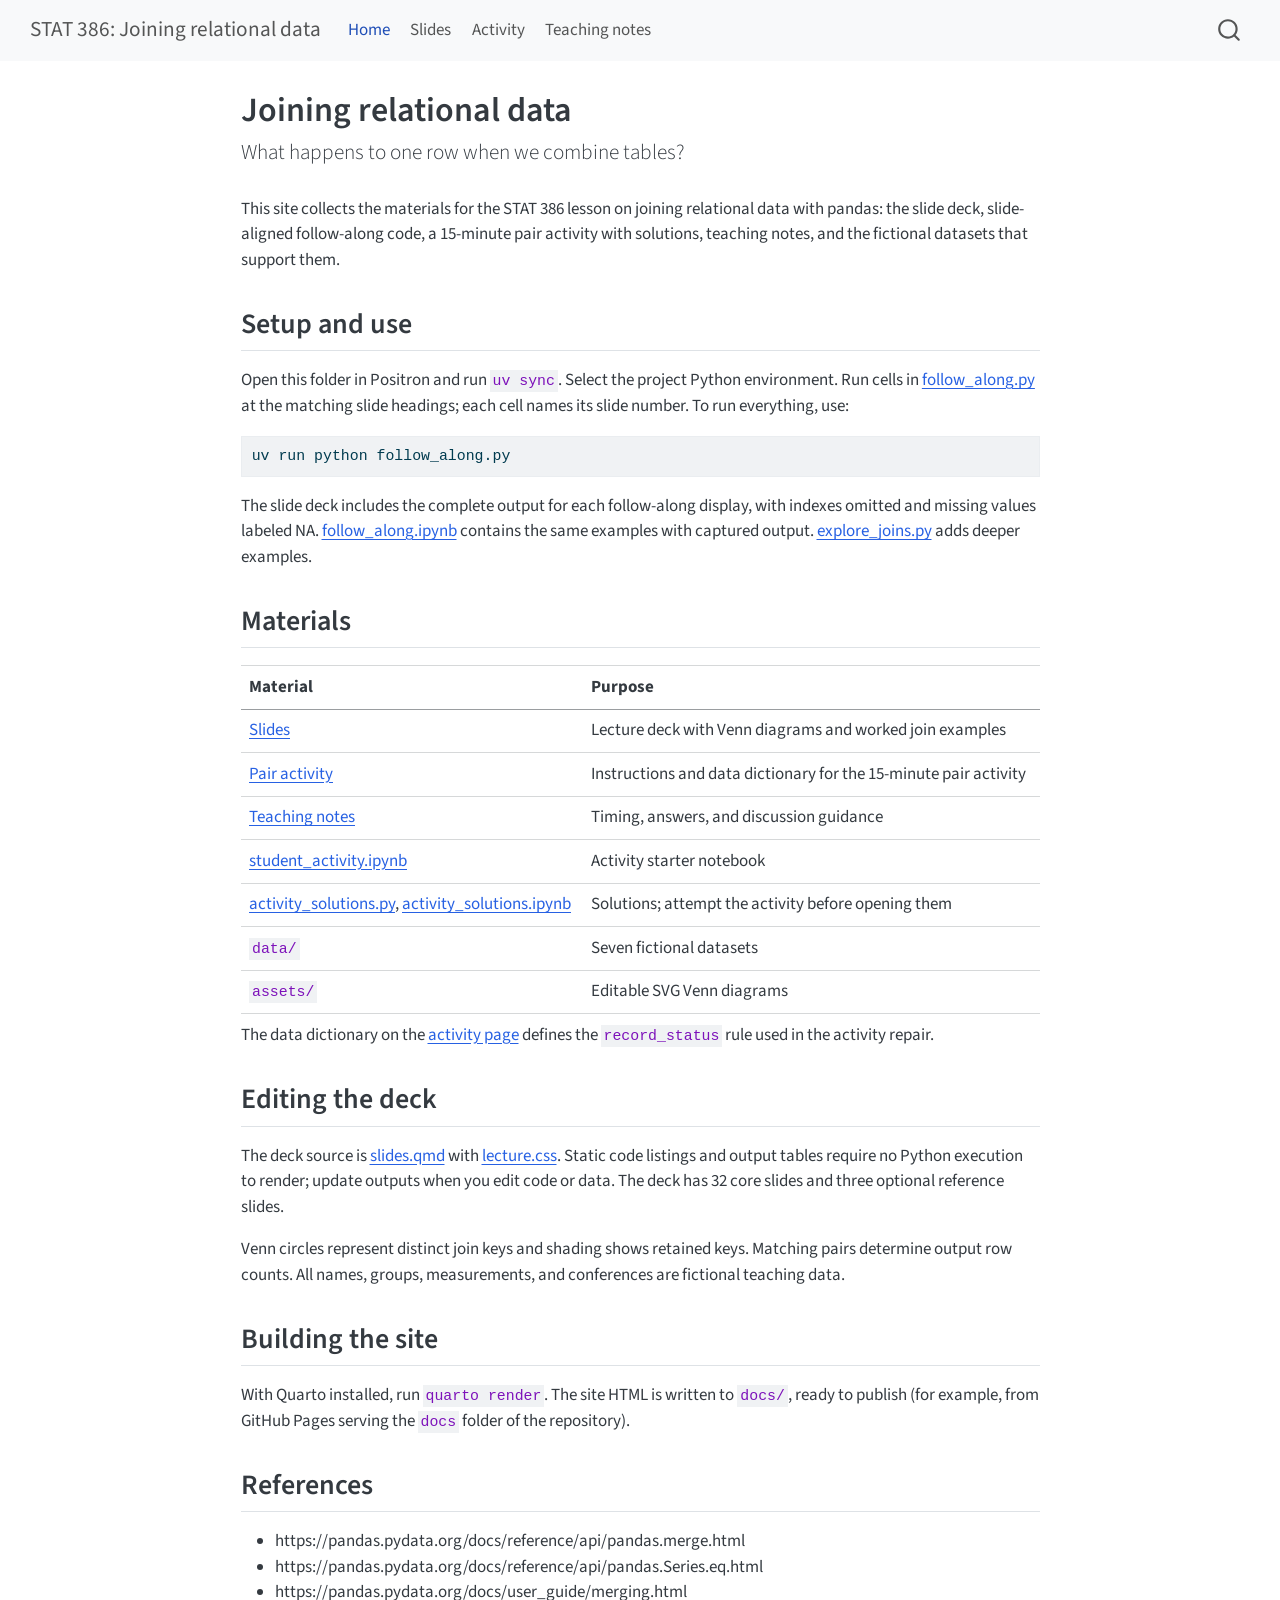
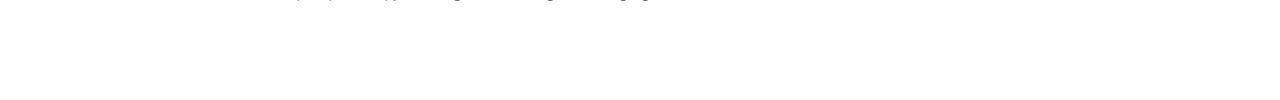
<file: docs/index.html>
<!DOCTYPE html>
<html xmlns="http://www.w3.org/1999/xhtml" lang="en" xml:lang="en"><head>

<meta charset="utf-8">
<meta name="generator" content="quarto-1.8.26">

<meta name="viewport" content="width=device-width, initial-scale=1.0, user-scalable=yes">


<title>Joining relational data – STAT 386: Joining relational data</title>
<style>
code{white-space: pre-wrap;}
span.smallcaps{font-variant: small-caps;}
div.columns{display: flex; gap: min(4vw, 1.5em);}
div.column{flex: auto; overflow-x: auto;}
div.hanging-indent{margin-left: 1.5em; text-indent: -1.5em;}
ul.task-list{list-style: none;}
ul.task-list li input[type="checkbox"] {
  width: 0.8em;
  margin: 0 0.8em 0.2em -1em; /* quarto-specific, see https://github.com/quarto-dev/quarto-cli/issues/4556 */ 
  vertical-align: middle;
}
/* CSS for syntax highlighting */
html { -webkit-text-size-adjust: 100%; }
pre > code.sourceCode { white-space: pre; position: relative; }
pre > code.sourceCode > span { display: inline-block; line-height: 1.25; }
pre > code.sourceCode > span:empty { height: 1.2em; }
.sourceCode { overflow: visible; }
code.sourceCode > span { color: inherit; text-decoration: inherit; }
div.sourceCode { margin: 1em 0; }
pre.sourceCode { margin: 0; }
@media screen {
div.sourceCode { overflow: auto; }
}
@media print {
pre > code.sourceCode { white-space: pre-wrap; }
pre > code.sourceCode > span { text-indent: -5em; padding-left: 5em; }
}
pre.numberSource code
  { counter-reset: source-line 0; }
pre.numberSource code > span
  { position: relative; left: -4em; counter-increment: source-line; }
pre.numberSource code > span > a:first-child::before
  { content: counter(source-line);
    position: relative; left: -1em; text-align: right; vertical-align: baseline;
    border: none; display: inline-block;
    -webkit-touch-callout: none; -webkit-user-select: none;
    -khtml-user-select: none; -moz-user-select: none;
    -ms-user-select: none; user-select: none;
    padding: 0 4px; width: 4em;
  }
pre.numberSource { margin-left: 3em;  padding-left: 4px; }
div.sourceCode
  {   }
@media screen {
pre > code.sourceCode > span > a:first-child::before { text-decoration: underline; }
}
</style>


<script src="site_libs/quarto-nav/quarto-nav.js"></script>
<script src="site_libs/quarto-nav/headroom.min.js"></script>
<script src="site_libs/clipboard/clipboard.min.js"></script>
<script src="site_libs/quarto-search/autocomplete.umd.js"></script>
<script src="site_libs/quarto-search/fuse.min.js"></script>
<script src="site_libs/quarto-search/quarto-search.js"></script>
<meta name="quarto:offset" content="./">
<script src="site_libs/quarto-html/quarto.js" type="module"></script>
<script src="site_libs/quarto-html/tabsets/tabsets.js" type="module"></script>
<script src="site_libs/quarto-html/axe/axe-check.js" type="module"></script>
<script src="site_libs/quarto-html/popper.min.js"></script>
<script src="site_libs/quarto-html/tippy.umd.min.js"></script>
<script src="site_libs/quarto-html/anchor.min.js"></script>
<link href="site_libs/quarto-html/tippy.css" rel="stylesheet">
<link href="site_libs/quarto-html/quarto-syntax-highlighting-587c61ba64f3a5504c4d52d930310e48.css" rel="stylesheet" id="quarto-text-highlighting-styles">
<script src="site_libs/bootstrap/bootstrap.min.js"></script>
<link href="site_libs/bootstrap/bootstrap-icons.css" rel="stylesheet">
<link href="site_libs/bootstrap/bootstrap-e31584831b205ffbb2d98406f31c2a5b.min.css" rel="stylesheet" append-hash="true" id="quarto-bootstrap" data-mode="light">
<script id="quarto-search-options" type="application/json">{
  "location": "navbar",
  "copy-button": false,
  "collapse-after": 3,
  "panel-placement": "end",
  "type": "overlay",
  "limit": 50,
  "keyboard-shortcut": [
    "f",
    "/",
    "s"
  ],
  "show-item-context": false,
  "language": {
    "search-no-results-text": "No results",
    "search-matching-documents-text": "matching documents",
    "search-copy-link-title": "Copy link to search",
    "search-hide-matches-text": "Hide additional matches",
    "search-more-match-text": "more match in this document",
    "search-more-matches-text": "more matches in this document",
    "search-clear-button-title": "Clear",
    "search-text-placeholder": "",
    "search-detached-cancel-button-title": "Cancel",
    "search-submit-button-title": "Submit",
    "search-label": "Search"
  }
}</script>


</head>

<body class="nav-fixed fullcontent quarto-light">

<div id="quarto-search-results"></div>
  <header id="quarto-header" class="headroom fixed-top">
    <nav class="navbar navbar-expand-lg " data-bs-theme="dark">
      <div class="navbar-container container-fluid">
      <div class="navbar-brand-container mx-auto">
    <a class="navbar-brand" href="./index.html">
    <span class="navbar-title">STAT 386: Joining relational data</span>
    </a>
  </div>
            <div id="quarto-search" class="" title="Search"></div>
          <button class="navbar-toggler" type="button" data-bs-toggle="collapse" data-bs-target="#navbarCollapse" aria-controls="navbarCollapse" role="menu" aria-expanded="false" aria-label="Toggle navigation" onclick="if (window.quartoToggleHeadroom) { window.quartoToggleHeadroom(); }">
  <span class="navbar-toggler-icon"></span>
</button>
          <div class="collapse navbar-collapse" id="navbarCollapse">
            <ul class="navbar-nav navbar-nav-scroll me-auto">
  <li class="nav-item">
    <a class="nav-link active" href="./index.html" aria-current="page"> 
<span class="menu-text">Home</span></a>
  </li>  
  <li class="nav-item">
    <a class="nav-link" href="./slides.html"> 
<span class="menu-text">Slides</span></a>
  </li>  
  <li class="nav-item">
    <a class="nav-link" href="./activity.html"> 
<span class="menu-text">Activity</span></a>
  </li>  
  <li class="nav-item">
    <a class="nav-link" href="./teaching-notes.html"> 
<span class="menu-text">Teaching notes</span></a>
  </li>  
</ul>
          </div> <!-- /navcollapse -->
            <div class="quarto-navbar-tools">
</div>
      </div> <!-- /container-fluid -->
    </nav>
</header>
<!-- content -->
<div id="quarto-content" class="quarto-container page-columns page-rows-contents page-layout-article page-navbar">
<!-- sidebar -->
<!-- margin-sidebar -->
    
<!-- main -->
<main class="content" id="quarto-document-content">

<header id="title-block-header" class="quarto-title-block default">
<div class="quarto-title">
<h1 class="title">Joining relational data</h1>
<p class="subtitle lead">What happens to one row when we combine tables?</p>
</div>



<div class="quarto-title-meta">

    
  
    
  </div>
  


</header>


<p>This site collects the materials for the STAT 386 lesson on joining relational data with pandas: the slide deck, slide-aligned follow-along code, a 15-minute pair activity with solutions, teaching notes, and the fictional datasets that support them.</p>
<section id="setup-and-use" class="level2">
<h2 class="anchored" data-anchor-id="setup-and-use">Setup and use</h2>
<p>Open this folder in Positron and run <code>uv sync</code>. Select the project Python environment. Run cells in <a href="follow_along.py">follow_along.py</a> at the matching slide headings; each cell names its slide number. To run everything, use:</p>
<div class="code-copy-outer-scaffold"><div class="sourceCode" id="cb1"><pre class="sourceCode bash code-with-copy"><code class="sourceCode bash"><span id="cb1-1"><a href="#cb1-1" aria-hidden="true" tabindex="-1"></a><span class="ex">uv</span> run python follow_along.py</span></code></pre></div><button title="Copy to Clipboard" class="code-copy-button"><i class="bi"></i></button></div>
<p>The slide deck includes the complete output for each follow-along display, with indexes omitted and missing values labeled NA. <a href="follow_along.ipynb">follow_along.ipynb</a> contains the same examples with captured output. <a href="explore_joins.py">explore_joins.py</a> adds deeper examples.</p>
</section>
<section id="materials" class="level2">
<h2 class="anchored" data-anchor-id="materials">Materials</h2>
<table class="caption-top table">
<thead>
<tr class="header">
<th>Material</th>
<th>Purpose</th>
</tr>
</thead>
<tbody>
<tr class="odd">
<td><a href="./slides.html">Slides</a></td>
<td>Lecture deck with Venn diagrams and worked join examples</td>
</tr>
<tr class="even">
<td><a href="./activity.html">Pair activity</a></td>
<td>Instructions and data dictionary for the 15-minute pair activity</td>
</tr>
<tr class="odd">
<td><a href="./teaching-notes.html">Teaching notes</a></td>
<td>Timing, answers, and discussion guidance</td>
</tr>
<tr class="even">
<td><a href="student_activity.ipynb">student_activity.ipynb</a></td>
<td>Activity starter notebook</td>
</tr>
<tr class="odd">
<td><a href="activity_solutions.py">activity_solutions.py</a>, <a href="activity_solutions.ipynb">activity_solutions.ipynb</a></td>
<td>Solutions; attempt the activity before opening them</td>
</tr>
<tr class="even">
<td><code>data/</code></td>
<td>Seven fictional datasets</td>
</tr>
<tr class="odd">
<td><code>assets/</code></td>
<td>Editable SVG Venn diagrams</td>
</tr>
</tbody>
</table>
<p>The data dictionary on the <a href="./activity.html">activity page</a> defines the <code>record_status</code> rule used in the activity repair.</p>
</section>
<section id="editing-the-deck" class="level2">
<h2 class="anchored" data-anchor-id="editing-the-deck">Editing the deck</h2>
<p>The deck source is <a href="./slides.html">slides.qmd</a> with <a href="lecture.css">lecture.css</a>. Static code listings and output tables require no Python execution to render; update outputs when you edit code or data. The deck has 32 core slides and three optional reference slides.</p>
<p>Venn circles represent distinct join keys and shading shows retained keys. Matching pairs determine output row counts. All names, groups, measurements, and conferences are fictional teaching data.</p>
</section>
<section id="building-the-site" class="level2">
<h2 class="anchored" data-anchor-id="building-the-site">Building the site</h2>
<p>With Quarto installed, run <code>quarto render</code>. The site HTML is written to <code>docs/</code>, ready to publish (for example, from GitHub Pages serving the <code>docs</code> folder of the repository).</p>
</section>
<section id="references" class="level2">
<h2 class="anchored" data-anchor-id="references">References</h2>
<ul>
<li>https://pandas.pydata.org/docs/reference/api/pandas.merge.html</li>
<li>https://pandas.pydata.org/docs/reference/api/pandas.Series.eq.html</li>
<li>https://pandas.pydata.org/docs/user_guide/merging.html</li>
</ul>


</section>

</main> <!-- /main -->
<script id="quarto-html-after-body" type="application/javascript">
  window.document.addEventListener("DOMContentLoaded", function (event) {
    const icon = "";
    const anchorJS = new window.AnchorJS();
    anchorJS.options = {
      placement: 'right',
      icon: icon
    };
    anchorJS.add('.anchored');
    const isCodeAnnotation = (el) => {
      for (const clz of el.classList) {
        if (clz.startsWith('code-annotation-')) {                     
          return true;
        }
      }
      return false;
    }
    const onCopySuccess = function(e) {
      // button target
      const button = e.trigger;
      // don't keep focus
      button.blur();
      // flash "checked"
      button.classList.add('code-copy-button-checked');
      var currentTitle = button.getAttribute("title");
      button.setAttribute("title", "Copied!");
      let tooltip;
      if (window.bootstrap) {
        button.setAttribute("data-bs-toggle", "tooltip");
        button.setAttribute("data-bs-placement", "left");
        button.setAttribute("data-bs-title", "Copied!");
        tooltip = new bootstrap.Tooltip(button, 
          { trigger: "manual", 
            customClass: "code-copy-button-tooltip",
            offset: [0, -8]});
        tooltip.show();    
      }
      setTimeout(function() {
        if (tooltip) {
          tooltip.hide();
          button.removeAttribute("data-bs-title");
          button.removeAttribute("data-bs-toggle");
          button.removeAttribute("data-bs-placement");
        }
        button.setAttribute("title", currentTitle);
        button.classList.remove('code-copy-button-checked');
      }, 1000);
      // clear code selection
      e.clearSelection();
    }
    const getTextToCopy = function(trigger) {
      const outerScaffold = trigger.parentElement.cloneNode(true);
      const codeEl = outerScaffold.querySelector('code');
      for (const childEl of codeEl.children) {
        if (isCodeAnnotation(childEl)) {
          childEl.remove();
        }
      }
      return codeEl.innerText;
    }
    const clipboard = new window.ClipboardJS('.code-copy-button:not([data-in-quarto-modal])', {
      text: getTextToCopy
    });
    clipboard.on('success', onCopySuccess);
    if (window.document.getElementById('quarto-embedded-source-code-modal')) {
      const clipboardModal = new window.ClipboardJS('.code-copy-button[data-in-quarto-modal]', {
        text: getTextToCopy,
        container: window.document.getElementById('quarto-embedded-source-code-modal')
      });
      clipboardModal.on('success', onCopySuccess);
    }
      var localhostRegex = new RegExp(/^(?:http|https):\/\/localhost\:?[0-9]*\//);
      var mailtoRegex = new RegExp(/^mailto:/);
        var filterRegex = new RegExp('/' + window.location.host + '/');
      var isInternal = (href) => {
          return filterRegex.test(href) || localhostRegex.test(href) || mailtoRegex.test(href);
      }
      // Inspect non-navigation links and adorn them if external
     var links = window.document.querySelectorAll('a[href]:not(.nav-link):not(.navbar-brand):not(.toc-action):not(.sidebar-link):not(.sidebar-item-toggle):not(.pagination-link):not(.no-external):not([aria-hidden]):not(.dropdown-item):not(.quarto-navigation-tool):not(.about-link)');
      for (var i=0; i<links.length; i++) {
        const link = links[i];
        if (!isInternal(link.href)) {
          // undo the damage that might have been done by quarto-nav.js in the case of
          // links that we want to consider external
          if (link.dataset.originalHref !== undefined) {
            link.href = link.dataset.originalHref;
          }
        }
      }
    function tippyHover(el, contentFn, onTriggerFn, onUntriggerFn) {
      const config = {
        allowHTML: true,
        maxWidth: 500,
        delay: 100,
        arrow: false,
        appendTo: function(el) {
            return el.parentElement;
        },
        interactive: true,
        interactiveBorder: 10,
        theme: 'quarto',
        placement: 'bottom-start',
      };
      if (contentFn) {
        config.content = contentFn;
      }
      if (onTriggerFn) {
        config.onTrigger = onTriggerFn;
      }
      if (onUntriggerFn) {
        config.onUntrigger = onUntriggerFn;
      }
      window.tippy(el, config); 
    }
    const noterefs = window.document.querySelectorAll('a[role="doc-noteref"]');
    for (var i=0; i<noterefs.length; i++) {
      const ref = noterefs[i];
      tippyHover(ref, function() {
        // use id or data attribute instead here
        let href = ref.getAttribute('data-footnote-href') || ref.getAttribute('href');
        try { href = new URL(href).hash; } catch {}
        const id = href.replace(/^#\/?/, "");
        const note = window.document.getElementById(id);
        if (note) {
          return note.innerHTML;
        } else {
          return "";
        }
      });
    }
    const xrefs = window.document.querySelectorAll('a.quarto-xref');
    const processXRef = (id, note) => {
      // Strip column container classes
      const stripColumnClz = (el) => {
        el.classList.remove("page-full", "page-columns");
        if (el.children) {
          for (const child of el.children) {
            stripColumnClz(child);
          }
        }
      }
      stripColumnClz(note)
      if (id === null || id.startsWith('sec-')) {
        // Special case sections, only their first couple elements
        const container = document.createElement("div");
        if (note.children && note.children.length > 2) {
          container.appendChild(note.children[0].cloneNode(true));
          for (let i = 1; i < note.children.length; i++) {
            const child = note.children[i];
            if (child.tagName === "P" && child.innerText === "") {
              continue;
            } else {
              container.appendChild(child.cloneNode(true));
              break;
            }
          }
          if (window.Quarto?.typesetMath) {
            window.Quarto.typesetMath(container);
          }
          return container.innerHTML
        } else {
          if (window.Quarto?.typesetMath) {
            window.Quarto.typesetMath(note);
          }
          return note.innerHTML;
        }
      } else {
        // Remove any anchor links if they are present
        const anchorLink = note.querySelector('a.anchorjs-link');
        if (anchorLink) {
          anchorLink.remove();
        }
        if (window.Quarto?.typesetMath) {
          window.Quarto.typesetMath(note);
        }
        if (note.classList.contains("callout")) {
          return note.outerHTML;
        } else {
          return note.innerHTML;
        }
      }
    }
    for (var i=0; i<xrefs.length; i++) {
      const xref = xrefs[i];
      tippyHover(xref, undefined, function(instance) {
        instance.disable();
        let url = xref.getAttribute('href');
        let hash = undefined; 
        if (url.startsWith('#')) {
          hash = url;
        } else {
          try { hash = new URL(url).hash; } catch {}
        }
        if (hash) {
          const id = hash.replace(/^#\/?/, "");
          const note = window.document.getElementById(id);
          if (note !== null) {
            try {
              const html = processXRef(id, note.cloneNode(true));
              instance.setContent(html);
            } finally {
              instance.enable();
              instance.show();
            }
          } else {
            // See if we can fetch this
            fetch(url.split('#')[0])
            .then(res => res.text())
            .then(html => {
              const parser = new DOMParser();
              const htmlDoc = parser.parseFromString(html, "text/html");
              const note = htmlDoc.getElementById(id);
              if (note !== null) {
                const html = processXRef(id, note);
                instance.setContent(html);
              } 
            }).finally(() => {
              instance.enable();
              instance.show();
            });
          }
        } else {
          // See if we can fetch a full url (with no hash to target)
          // This is a special case and we should probably do some content thinning / targeting
          fetch(url)
          .then(res => res.text())
          .then(html => {
            const parser = new DOMParser();
            const htmlDoc = parser.parseFromString(html, "text/html");
            const note = htmlDoc.querySelector('main.content');
            if (note !== null) {
              // This should only happen for chapter cross references
              // (since there is no id in the URL)
              // remove the first header
              if (note.children.length > 0 && note.children[0].tagName === "HEADER") {
                note.children[0].remove();
              }
              const html = processXRef(null, note);
              instance.setContent(html);
            } 
          }).finally(() => {
            instance.enable();
            instance.show();
          });
        }
      }, function(instance) {
      });
    }
        let selectedAnnoteEl;
        const selectorForAnnotation = ( cell, annotation) => {
          let cellAttr = 'data-code-cell="' + cell + '"';
          let lineAttr = 'data-code-annotation="' +  annotation + '"';
          const selector = 'span[' + cellAttr + '][' + lineAttr + ']';
          return selector;
        }
        const selectCodeLines = (annoteEl) => {
          const doc = window.document;
          const targetCell = annoteEl.getAttribute("data-target-cell");
          const targetAnnotation = annoteEl.getAttribute("data-target-annotation");
          const annoteSpan = window.document.querySelector(selectorForAnnotation(targetCell, targetAnnotation));
          const lines = annoteSpan.getAttribute("data-code-lines").split(",");
          const lineIds = lines.map((line) => {
            return targetCell + "-" + line;
          })
          let top = null;
          let height = null;
          let parent = null;
          if (lineIds.length > 0) {
              //compute the position of the single el (top and bottom and make a div)
              const el = window.document.getElementById(lineIds[0]);
              top = el.offsetTop;
              height = el.offsetHeight;
              parent = el.parentElement.parentElement;
            if (lineIds.length > 1) {
              const lastEl = window.document.getElementById(lineIds[lineIds.length - 1]);
              const bottom = lastEl.offsetTop + lastEl.offsetHeight;
              height = bottom - top;
            }
            if (top !== null && height !== null && parent !== null) {
              // cook up a div (if necessary) and position it 
              let div = window.document.getElementById("code-annotation-line-highlight");
              if (div === null) {
                div = window.document.createElement("div");
                div.setAttribute("id", "code-annotation-line-highlight");
                div.style.position = 'absolute';
                parent.appendChild(div);
              }
              div.style.top = top - 2 + "px";
              div.style.height = height + 4 + "px";
              div.style.left = 0;
              let gutterDiv = window.document.getElementById("code-annotation-line-highlight-gutter");
              if (gutterDiv === null) {
                gutterDiv = window.document.createElement("div");
                gutterDiv.setAttribute("id", "code-annotation-line-highlight-gutter");
                gutterDiv.style.position = 'absolute';
                const codeCell = window.document.getElementById(targetCell);
                const gutter = codeCell.querySelector('.code-annotation-gutter');
                gutter.appendChild(gutterDiv);
              }
              gutterDiv.style.top = top - 2 + "px";
              gutterDiv.style.height = height + 4 + "px";
            }
            selectedAnnoteEl = annoteEl;
          }
        };
        const unselectCodeLines = () => {
          const elementsIds = ["code-annotation-line-highlight", "code-annotation-line-highlight-gutter"];
          elementsIds.forEach((elId) => {
            const div = window.document.getElementById(elId);
            if (div) {
              div.remove();
            }
          });
          selectedAnnoteEl = undefined;
        };
          // Handle positioning of the toggle
      window.addEventListener(
        "resize",
        throttle(() => {
          elRect = undefined;
          if (selectedAnnoteEl) {
            selectCodeLines(selectedAnnoteEl);
          }
        }, 10)
      );
      function throttle(fn, ms) {
      let throttle = false;
      let timer;
        return (...args) => {
          if(!throttle) { // first call gets through
              fn.apply(this, args);
              throttle = true;
          } else { // all the others get throttled
              if(timer) clearTimeout(timer); // cancel #2
              timer = setTimeout(() => {
                fn.apply(this, args);
                timer = throttle = false;
              }, ms);
          }
        };
      }
        // Attach click handler to the DT
        const annoteDls = window.document.querySelectorAll('dt[data-target-cell]');
        for (const annoteDlNode of annoteDls) {
          annoteDlNode.addEventListener('click', (event) => {
            const clickedEl = event.target;
            if (clickedEl !== selectedAnnoteEl) {
              unselectCodeLines();
              const activeEl = window.document.querySelector('dt[data-target-cell].code-annotation-active');
              if (activeEl) {
                activeEl.classList.remove('code-annotation-active');
              }
              selectCodeLines(clickedEl);
              clickedEl.classList.add('code-annotation-active');
            } else {
              // Unselect the line
              unselectCodeLines();
              clickedEl.classList.remove('code-annotation-active');
            }
          });
        }
    const findCites = (el) => {
      const parentEl = el.parentElement;
      if (parentEl) {
        const cites = parentEl.dataset.cites;
        if (cites) {
          return {
            el,
            cites: cites.split(' ')
          };
        } else {
          return findCites(el.parentElement)
        }
      } else {
        return undefined;
      }
    };
    var bibliorefs = window.document.querySelectorAll('a[role="doc-biblioref"]');
    for (var i=0; i<bibliorefs.length; i++) {
      const ref = bibliorefs[i];
      const citeInfo = findCites(ref);
      if (citeInfo) {
        tippyHover(citeInfo.el, function() {
          var popup = window.document.createElement('div');
          citeInfo.cites.forEach(function(cite) {
            var citeDiv = window.document.createElement('div');
            citeDiv.classList.add('hanging-indent');
            citeDiv.classList.add('csl-entry');
            var biblioDiv = window.document.getElementById('ref-' + cite);
            if (biblioDiv) {
              citeDiv.innerHTML = biblioDiv.innerHTML;
            }
            popup.appendChild(citeDiv);
          });
          return popup.innerHTML;
        });
      }
    }
  });
  </script>
</div> <!-- /content -->




</body></html>
</file>
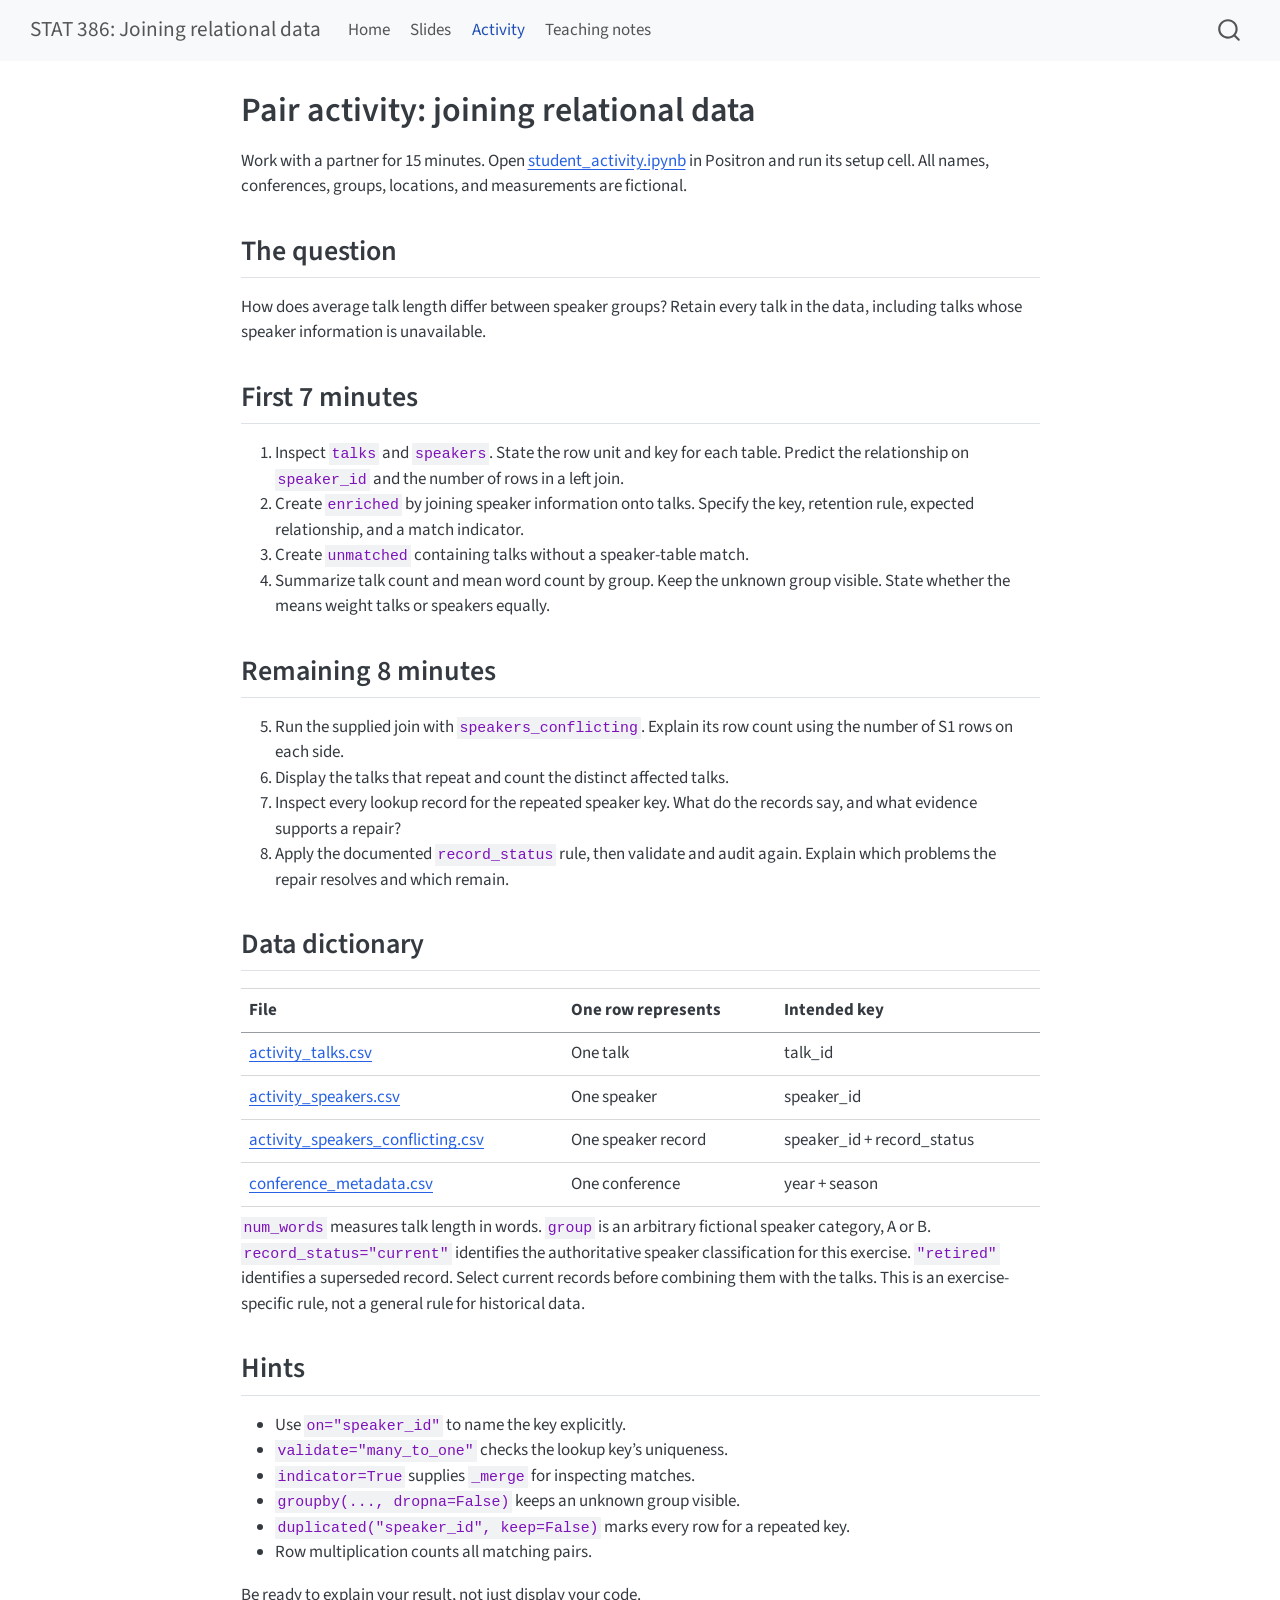
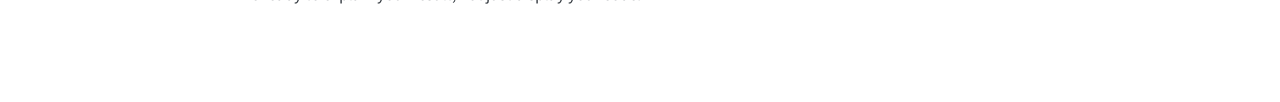
<file: docs/activity.html>
<!DOCTYPE html>
<html xmlns="http://www.w3.org/1999/xhtml" lang="en" xml:lang="en"><head>

<meta charset="utf-8">
<meta name="generator" content="quarto-1.8.26">

<meta name="viewport" content="width=device-width, initial-scale=1.0, user-scalable=yes">


<title>Pair activity: joining relational data – STAT 386: Joining relational data</title>
<style>
code{white-space: pre-wrap;}
span.smallcaps{font-variant: small-caps;}
div.columns{display: flex; gap: min(4vw, 1.5em);}
div.column{flex: auto; overflow-x: auto;}
div.hanging-indent{margin-left: 1.5em; text-indent: -1.5em;}
ul.task-list{list-style: none;}
ul.task-list li input[type="checkbox"] {
  width: 0.8em;
  margin: 0 0.8em 0.2em -1em; /* quarto-specific, see https://github.com/quarto-dev/quarto-cli/issues/4556 */ 
  vertical-align: middle;
}
</style>


<script src="site_libs/quarto-nav/quarto-nav.js"></script>
<script src="site_libs/quarto-nav/headroom.min.js"></script>
<script src="site_libs/clipboard/clipboard.min.js"></script>
<script src="site_libs/quarto-search/autocomplete.umd.js"></script>
<script src="site_libs/quarto-search/fuse.min.js"></script>
<script src="site_libs/quarto-search/quarto-search.js"></script>
<meta name="quarto:offset" content="./">
<script src="site_libs/quarto-html/quarto.js" type="module"></script>
<script src="site_libs/quarto-html/tabsets/tabsets.js" type="module"></script>
<script src="site_libs/quarto-html/axe/axe-check.js" type="module"></script>
<script src="site_libs/quarto-html/popper.min.js"></script>
<script src="site_libs/quarto-html/tippy.umd.min.js"></script>
<script src="site_libs/quarto-html/anchor.min.js"></script>
<link href="site_libs/quarto-html/tippy.css" rel="stylesheet">
<link href="site_libs/quarto-html/quarto-syntax-highlighting-587c61ba64f3a5504c4d52d930310e48.css" rel="stylesheet" id="quarto-text-highlighting-styles">
<script src="site_libs/bootstrap/bootstrap.min.js"></script>
<link href="site_libs/bootstrap/bootstrap-icons.css" rel="stylesheet">
<link href="site_libs/bootstrap/bootstrap-e31584831b205ffbb2d98406f31c2a5b.min.css" rel="stylesheet" append-hash="true" id="quarto-bootstrap" data-mode="light">
<script id="quarto-search-options" type="application/json">{
  "location": "navbar",
  "copy-button": false,
  "collapse-after": 3,
  "panel-placement": "end",
  "type": "overlay",
  "limit": 50,
  "keyboard-shortcut": [
    "f",
    "/",
    "s"
  ],
  "show-item-context": false,
  "language": {
    "search-no-results-text": "No results",
    "search-matching-documents-text": "matching documents",
    "search-copy-link-title": "Copy link to search",
    "search-hide-matches-text": "Hide additional matches",
    "search-more-match-text": "more match in this document",
    "search-more-matches-text": "more matches in this document",
    "search-clear-button-title": "Clear",
    "search-text-placeholder": "",
    "search-detached-cancel-button-title": "Cancel",
    "search-submit-button-title": "Submit",
    "search-label": "Search"
  }
}</script>


</head>

<body class="nav-fixed fullcontent quarto-light">

<div id="quarto-search-results"></div>
  <header id="quarto-header" class="headroom fixed-top">
    <nav class="navbar navbar-expand-lg " data-bs-theme="dark">
      <div class="navbar-container container-fluid">
      <div class="navbar-brand-container mx-auto">
    <a class="navbar-brand" href="./index.html">
    <span class="navbar-title">STAT 386: Joining relational data</span>
    </a>
  </div>
            <div id="quarto-search" class="" title="Search"></div>
          <button class="navbar-toggler" type="button" data-bs-toggle="collapse" data-bs-target="#navbarCollapse" aria-controls="navbarCollapse" role="menu" aria-expanded="false" aria-label="Toggle navigation" onclick="if (window.quartoToggleHeadroom) { window.quartoToggleHeadroom(); }">
  <span class="navbar-toggler-icon"></span>
</button>
          <div class="collapse navbar-collapse" id="navbarCollapse">
            <ul class="navbar-nav navbar-nav-scroll me-auto">
  <li class="nav-item">
    <a class="nav-link" href="./index.html"> 
<span class="menu-text">Home</span></a>
  </li>  
  <li class="nav-item">
    <a class="nav-link" href="./slides.html"> 
<span class="menu-text">Slides</span></a>
  </li>  
  <li class="nav-item">
    <a class="nav-link active" href="./activity.html" aria-current="page"> 
<span class="menu-text">Activity</span></a>
  </li>  
  <li class="nav-item">
    <a class="nav-link" href="./teaching-notes.html"> 
<span class="menu-text">Teaching notes</span></a>
  </li>  
</ul>
          </div> <!-- /navcollapse -->
            <div class="quarto-navbar-tools">
</div>
      </div> <!-- /container-fluid -->
    </nav>
</header>
<!-- content -->
<div id="quarto-content" class="quarto-container page-columns page-rows-contents page-layout-article page-navbar">
<!-- sidebar -->
<!-- margin-sidebar -->
    
<!-- main -->
<main class="content" id="quarto-document-content">

<header id="title-block-header" class="quarto-title-block default">
<div class="quarto-title">
<h1 class="title">Pair activity: joining relational data</h1>
</div>



<div class="quarto-title-meta">

    
  
    
  </div>
  


</header>


<p>Work with a partner for 15 minutes. Open <a href="student_activity.ipynb">student_activity.ipynb</a> in Positron and run its setup cell. All names, conferences, groups, locations, and measurements are fictional.</p>
<section id="the-question" class="level2">
<h2 class="anchored" data-anchor-id="the-question">The question</h2>
<p>How does average talk length differ between speaker groups? Retain every talk in the data, including talks whose speaker information is unavailable.</p>
</section>
<section id="first-7-minutes" class="level2">
<h2 class="anchored" data-anchor-id="first-7-minutes">First 7 minutes</h2>
<ol type="1">
<li>Inspect <code>talks</code> and <code>speakers</code>. State the row unit and key for each table. Predict the relationship on <code>speaker_id</code> and the number of rows in a left join.</li>
<li>Create <code>enriched</code> by joining speaker information onto talks. Specify the key, retention rule, expected relationship, and a match indicator.</li>
<li>Create <code>unmatched</code> containing talks without a speaker-table match.</li>
<li>Summarize talk count and mean word count by group. Keep the unknown group visible. State whether the means weight talks or speakers equally.</li>
</ol>
</section>
<section id="remaining-8-minutes" class="level2">
<h2 class="anchored" data-anchor-id="remaining-8-minutes">Remaining 8 minutes</h2>
<ol start="5" type="1">
<li>Run the supplied join with <code>speakers_conflicting</code>. Explain its row count using the number of S1 rows on each side.</li>
<li>Display the talks that repeat and count the distinct affected talks.</li>
<li>Inspect every lookup record for the repeated speaker key. What do the records say, and what evidence supports a repair?</li>
<li>Apply the documented <code>record_status</code> rule, then validate and audit again. Explain which problems the repair resolves and which remain.</li>
</ol>
</section>
<section id="data-dictionary" class="level2">
<h2 class="anchored" data-anchor-id="data-dictionary">Data dictionary</h2>
<table class="caption-top table">
<thead>
<tr class="header">
<th>File</th>
<th>One row represents</th>
<th>Intended key</th>
</tr>
</thead>
<tbody>
<tr class="odd">
<td><a href="data/activity_talks.csv">activity_talks.csv</a></td>
<td>One talk</td>
<td>talk_id</td>
</tr>
<tr class="even">
<td><a href="data/activity_speakers.csv">activity_speakers.csv</a></td>
<td>One speaker</td>
<td>speaker_id</td>
</tr>
<tr class="odd">
<td><a href="data/activity_speakers_conflicting.csv">activity_speakers_conflicting.csv</a></td>
<td>One speaker record</td>
<td>speaker_id + record_status</td>
</tr>
<tr class="even">
<td><a href="data/conference_metadata.csv">conference_metadata.csv</a></td>
<td>One conference</td>
<td>year + season</td>
</tr>
</tbody>
</table>
<p><code>num_words</code> measures talk length in words. <code>group</code> is an arbitrary fictional speaker category, A or B. <code>record_status="current"</code> identifies the authoritative speaker classification for this exercise. <code>"retired"</code> identifies a superseded record. Select current records before combining them with the talks. This is an exercise-specific rule, not a general rule for historical data.</p>
</section>
<section id="hints" class="level2">
<h2 class="anchored" data-anchor-id="hints">Hints</h2>
<ul>
<li>Use <code>on="speaker_id"</code> to name the key explicitly.</li>
<li><code>validate="many_to_one"</code> checks the lookup key’s uniqueness.</li>
<li><code>indicator=True</code> supplies <code>_merge</code> for inspecting matches.</li>
<li><code>groupby(..., dropna=False)</code> keeps an unknown group visible.</li>
<li><code>duplicated("speaker_id", keep=False)</code> marks every row for a repeated key.</li>
<li>Row multiplication counts all matching pairs.</li>
</ul>
<p>Be ready to explain your result, not just display your code.</p>


</section>

</main> <!-- /main -->
<script id="quarto-html-after-body" type="application/javascript">
  window.document.addEventListener("DOMContentLoaded", function (event) {
    const icon = "";
    const anchorJS = new window.AnchorJS();
    anchorJS.options = {
      placement: 'right',
      icon: icon
    };
    anchorJS.add('.anchored');
    const isCodeAnnotation = (el) => {
      for (const clz of el.classList) {
        if (clz.startsWith('code-annotation-')) {                     
          return true;
        }
      }
      return false;
    }
    const onCopySuccess = function(e) {
      // button target
      const button = e.trigger;
      // don't keep focus
      button.blur();
      // flash "checked"
      button.classList.add('code-copy-button-checked');
      var currentTitle = button.getAttribute("title");
      button.setAttribute("title", "Copied!");
      let tooltip;
      if (window.bootstrap) {
        button.setAttribute("data-bs-toggle", "tooltip");
        button.setAttribute("data-bs-placement", "left");
        button.setAttribute("data-bs-title", "Copied!");
        tooltip = new bootstrap.Tooltip(button, 
          { trigger: "manual", 
            customClass: "code-copy-button-tooltip",
            offset: [0, -8]});
        tooltip.show();    
      }
      setTimeout(function() {
        if (tooltip) {
          tooltip.hide();
          button.removeAttribute("data-bs-title");
          button.removeAttribute("data-bs-toggle");
          button.removeAttribute("data-bs-placement");
        }
        button.setAttribute("title", currentTitle);
        button.classList.remove('code-copy-button-checked');
      }, 1000);
      // clear code selection
      e.clearSelection();
    }
    const getTextToCopy = function(trigger) {
      const outerScaffold = trigger.parentElement.cloneNode(true);
      const codeEl = outerScaffold.querySelector('code');
      for (const childEl of codeEl.children) {
        if (isCodeAnnotation(childEl)) {
          childEl.remove();
        }
      }
      return codeEl.innerText;
    }
    const clipboard = new window.ClipboardJS('.code-copy-button:not([data-in-quarto-modal])', {
      text: getTextToCopy
    });
    clipboard.on('success', onCopySuccess);
    if (window.document.getElementById('quarto-embedded-source-code-modal')) {
      const clipboardModal = new window.ClipboardJS('.code-copy-button[data-in-quarto-modal]', {
        text: getTextToCopy,
        container: window.document.getElementById('quarto-embedded-source-code-modal')
      });
      clipboardModal.on('success', onCopySuccess);
    }
      var localhostRegex = new RegExp(/^(?:http|https):\/\/localhost\:?[0-9]*\//);
      var mailtoRegex = new RegExp(/^mailto:/);
        var filterRegex = new RegExp('/' + window.location.host + '/');
      var isInternal = (href) => {
          return filterRegex.test(href) || localhostRegex.test(href) || mailtoRegex.test(href);
      }
      // Inspect non-navigation links and adorn them if external
     var links = window.document.querySelectorAll('a[href]:not(.nav-link):not(.navbar-brand):not(.toc-action):not(.sidebar-link):not(.sidebar-item-toggle):not(.pagination-link):not(.no-external):not([aria-hidden]):not(.dropdown-item):not(.quarto-navigation-tool):not(.about-link)');
      for (var i=0; i<links.length; i++) {
        const link = links[i];
        if (!isInternal(link.href)) {
          // undo the damage that might have been done by quarto-nav.js in the case of
          // links that we want to consider external
          if (link.dataset.originalHref !== undefined) {
            link.href = link.dataset.originalHref;
          }
        }
      }
    function tippyHover(el, contentFn, onTriggerFn, onUntriggerFn) {
      const config = {
        allowHTML: true,
        maxWidth: 500,
        delay: 100,
        arrow: false,
        appendTo: function(el) {
            return el.parentElement;
        },
        interactive: true,
        interactiveBorder: 10,
        theme: 'quarto',
        placement: 'bottom-start',
      };
      if (contentFn) {
        config.content = contentFn;
      }
      if (onTriggerFn) {
        config.onTrigger = onTriggerFn;
      }
      if (onUntriggerFn) {
        config.onUntrigger = onUntriggerFn;
      }
      window.tippy(el, config); 
    }
    const noterefs = window.document.querySelectorAll('a[role="doc-noteref"]');
    for (var i=0; i<noterefs.length; i++) {
      const ref = noterefs[i];
      tippyHover(ref, function() {
        // use id or data attribute instead here
        let href = ref.getAttribute('data-footnote-href') || ref.getAttribute('href');
        try { href = new URL(href).hash; } catch {}
        const id = href.replace(/^#\/?/, "");
        const note = window.document.getElementById(id);
        if (note) {
          return note.innerHTML;
        } else {
          return "";
        }
      });
    }
    const xrefs = window.document.querySelectorAll('a.quarto-xref');
    const processXRef = (id, note) => {
      // Strip column container classes
      const stripColumnClz = (el) => {
        el.classList.remove("page-full", "page-columns");
        if (el.children) {
          for (const child of el.children) {
            stripColumnClz(child);
          }
        }
      }
      stripColumnClz(note)
      if (id === null || id.startsWith('sec-')) {
        // Special case sections, only their first couple elements
        const container = document.createElement("div");
        if (note.children && note.children.length > 2) {
          container.appendChild(note.children[0].cloneNode(true));
          for (let i = 1; i < note.children.length; i++) {
            const child = note.children[i];
            if (child.tagName === "P" && child.innerText === "") {
              continue;
            } else {
              container.appendChild(child.cloneNode(true));
              break;
            }
          }
          if (window.Quarto?.typesetMath) {
            window.Quarto.typesetMath(container);
          }
          return container.innerHTML
        } else {
          if (window.Quarto?.typesetMath) {
            window.Quarto.typesetMath(note);
          }
          return note.innerHTML;
        }
      } else {
        // Remove any anchor links if they are present
        const anchorLink = note.querySelector('a.anchorjs-link');
        if (anchorLink) {
          anchorLink.remove();
        }
        if (window.Quarto?.typesetMath) {
          window.Quarto.typesetMath(note);
        }
        if (note.classList.contains("callout")) {
          return note.outerHTML;
        } else {
          return note.innerHTML;
        }
      }
    }
    for (var i=0; i<xrefs.length; i++) {
      const xref = xrefs[i];
      tippyHover(xref, undefined, function(instance) {
        instance.disable();
        let url = xref.getAttribute('href');
        let hash = undefined; 
        if (url.startsWith('#')) {
          hash = url;
        } else {
          try { hash = new URL(url).hash; } catch {}
        }
        if (hash) {
          const id = hash.replace(/^#\/?/, "");
          const note = window.document.getElementById(id);
          if (note !== null) {
            try {
              const html = processXRef(id, note.cloneNode(true));
              instance.setContent(html);
            } finally {
              instance.enable();
              instance.show();
            }
          } else {
            // See if we can fetch this
            fetch(url.split('#')[0])
            .then(res => res.text())
            .then(html => {
              const parser = new DOMParser();
              const htmlDoc = parser.parseFromString(html, "text/html");
              const note = htmlDoc.getElementById(id);
              if (note !== null) {
                const html = processXRef(id, note);
                instance.setContent(html);
              } 
            }).finally(() => {
              instance.enable();
              instance.show();
            });
          }
        } else {
          // See if we can fetch a full url (with no hash to target)
          // This is a special case and we should probably do some content thinning / targeting
          fetch(url)
          .then(res => res.text())
          .then(html => {
            const parser = new DOMParser();
            const htmlDoc = parser.parseFromString(html, "text/html");
            const note = htmlDoc.querySelector('main.content');
            if (note !== null) {
              // This should only happen for chapter cross references
              // (since there is no id in the URL)
              // remove the first header
              if (note.children.length > 0 && note.children[0].tagName === "HEADER") {
                note.children[0].remove();
              }
              const html = processXRef(null, note);
              instance.setContent(html);
            } 
          }).finally(() => {
            instance.enable();
            instance.show();
          });
        }
      }, function(instance) {
      });
    }
        let selectedAnnoteEl;
        const selectorForAnnotation = ( cell, annotation) => {
          let cellAttr = 'data-code-cell="' + cell + '"';
          let lineAttr = 'data-code-annotation="' +  annotation + '"';
          const selector = 'span[' + cellAttr + '][' + lineAttr + ']';
          return selector;
        }
        const selectCodeLines = (annoteEl) => {
          const doc = window.document;
          const targetCell = annoteEl.getAttribute("data-target-cell");
          const targetAnnotation = annoteEl.getAttribute("data-target-annotation");
          const annoteSpan = window.document.querySelector(selectorForAnnotation(targetCell, targetAnnotation));
          const lines = annoteSpan.getAttribute("data-code-lines").split(",");
          const lineIds = lines.map((line) => {
            return targetCell + "-" + line;
          })
          let top = null;
          let height = null;
          let parent = null;
          if (lineIds.length > 0) {
              //compute the position of the single el (top and bottom and make a div)
              const el = window.document.getElementById(lineIds[0]);
              top = el.offsetTop;
              height = el.offsetHeight;
              parent = el.parentElement.parentElement;
            if (lineIds.length > 1) {
              const lastEl = window.document.getElementById(lineIds[lineIds.length - 1]);
              const bottom = lastEl.offsetTop + lastEl.offsetHeight;
              height = bottom - top;
            }
            if (top !== null && height !== null && parent !== null) {
              // cook up a div (if necessary) and position it 
              let div = window.document.getElementById("code-annotation-line-highlight");
              if (div === null) {
                div = window.document.createElement("div");
                div.setAttribute("id", "code-annotation-line-highlight");
                div.style.position = 'absolute';
                parent.appendChild(div);
              }
              div.style.top = top - 2 + "px";
              div.style.height = height + 4 + "px";
              div.style.left = 0;
              let gutterDiv = window.document.getElementById("code-annotation-line-highlight-gutter");
              if (gutterDiv === null) {
                gutterDiv = window.document.createElement("div");
                gutterDiv.setAttribute("id", "code-annotation-line-highlight-gutter");
                gutterDiv.style.position = 'absolute';
                const codeCell = window.document.getElementById(targetCell);
                const gutter = codeCell.querySelector('.code-annotation-gutter');
                gutter.appendChild(gutterDiv);
              }
              gutterDiv.style.top = top - 2 + "px";
              gutterDiv.style.height = height + 4 + "px";
            }
            selectedAnnoteEl = annoteEl;
          }
        };
        const unselectCodeLines = () => {
          const elementsIds = ["code-annotation-line-highlight", "code-annotation-line-highlight-gutter"];
          elementsIds.forEach((elId) => {
            const div = window.document.getElementById(elId);
            if (div) {
              div.remove();
            }
          });
          selectedAnnoteEl = undefined;
        };
          // Handle positioning of the toggle
      window.addEventListener(
        "resize",
        throttle(() => {
          elRect = undefined;
          if (selectedAnnoteEl) {
            selectCodeLines(selectedAnnoteEl);
          }
        }, 10)
      );
      function throttle(fn, ms) {
      let throttle = false;
      let timer;
        return (...args) => {
          if(!throttle) { // first call gets through
              fn.apply(this, args);
              throttle = true;
          } else { // all the others get throttled
              if(timer) clearTimeout(timer); // cancel #2
              timer = setTimeout(() => {
                fn.apply(this, args);
                timer = throttle = false;
              }, ms);
          }
        };
      }
        // Attach click handler to the DT
        const annoteDls = window.document.querySelectorAll('dt[data-target-cell]');
        for (const annoteDlNode of annoteDls) {
          annoteDlNode.addEventListener('click', (event) => {
            const clickedEl = event.target;
            if (clickedEl !== selectedAnnoteEl) {
              unselectCodeLines();
              const activeEl = window.document.querySelector('dt[data-target-cell].code-annotation-active');
              if (activeEl) {
                activeEl.classList.remove('code-annotation-active');
              }
              selectCodeLines(clickedEl);
              clickedEl.classList.add('code-annotation-active');
            } else {
              // Unselect the line
              unselectCodeLines();
              clickedEl.classList.remove('code-annotation-active');
            }
          });
        }
    const findCites = (el) => {
      const parentEl = el.parentElement;
      if (parentEl) {
        const cites = parentEl.dataset.cites;
        if (cites) {
          return {
            el,
            cites: cites.split(' ')
          };
        } else {
          return findCites(el.parentElement)
        }
      } else {
        return undefined;
      }
    };
    var bibliorefs = window.document.querySelectorAll('a[role="doc-biblioref"]');
    for (var i=0; i<bibliorefs.length; i++) {
      const ref = bibliorefs[i];
      const citeInfo = findCites(ref);
      if (citeInfo) {
        tippyHover(citeInfo.el, function() {
          var popup = window.document.createElement('div');
          citeInfo.cites.forEach(function(cite) {
            var citeDiv = window.document.createElement('div');
            citeDiv.classList.add('hanging-indent');
            citeDiv.classList.add('csl-entry');
            var biblioDiv = window.document.getElementById('ref-' + cite);
            if (biblioDiv) {
              citeDiv.innerHTML = biblioDiv.innerHTML;
            }
            popup.appendChild(citeDiv);
          });
          return popup.innerHTML;
        });
      }
    }
  });
  </script>
</div> <!-- /content -->




</body></html>
</file>
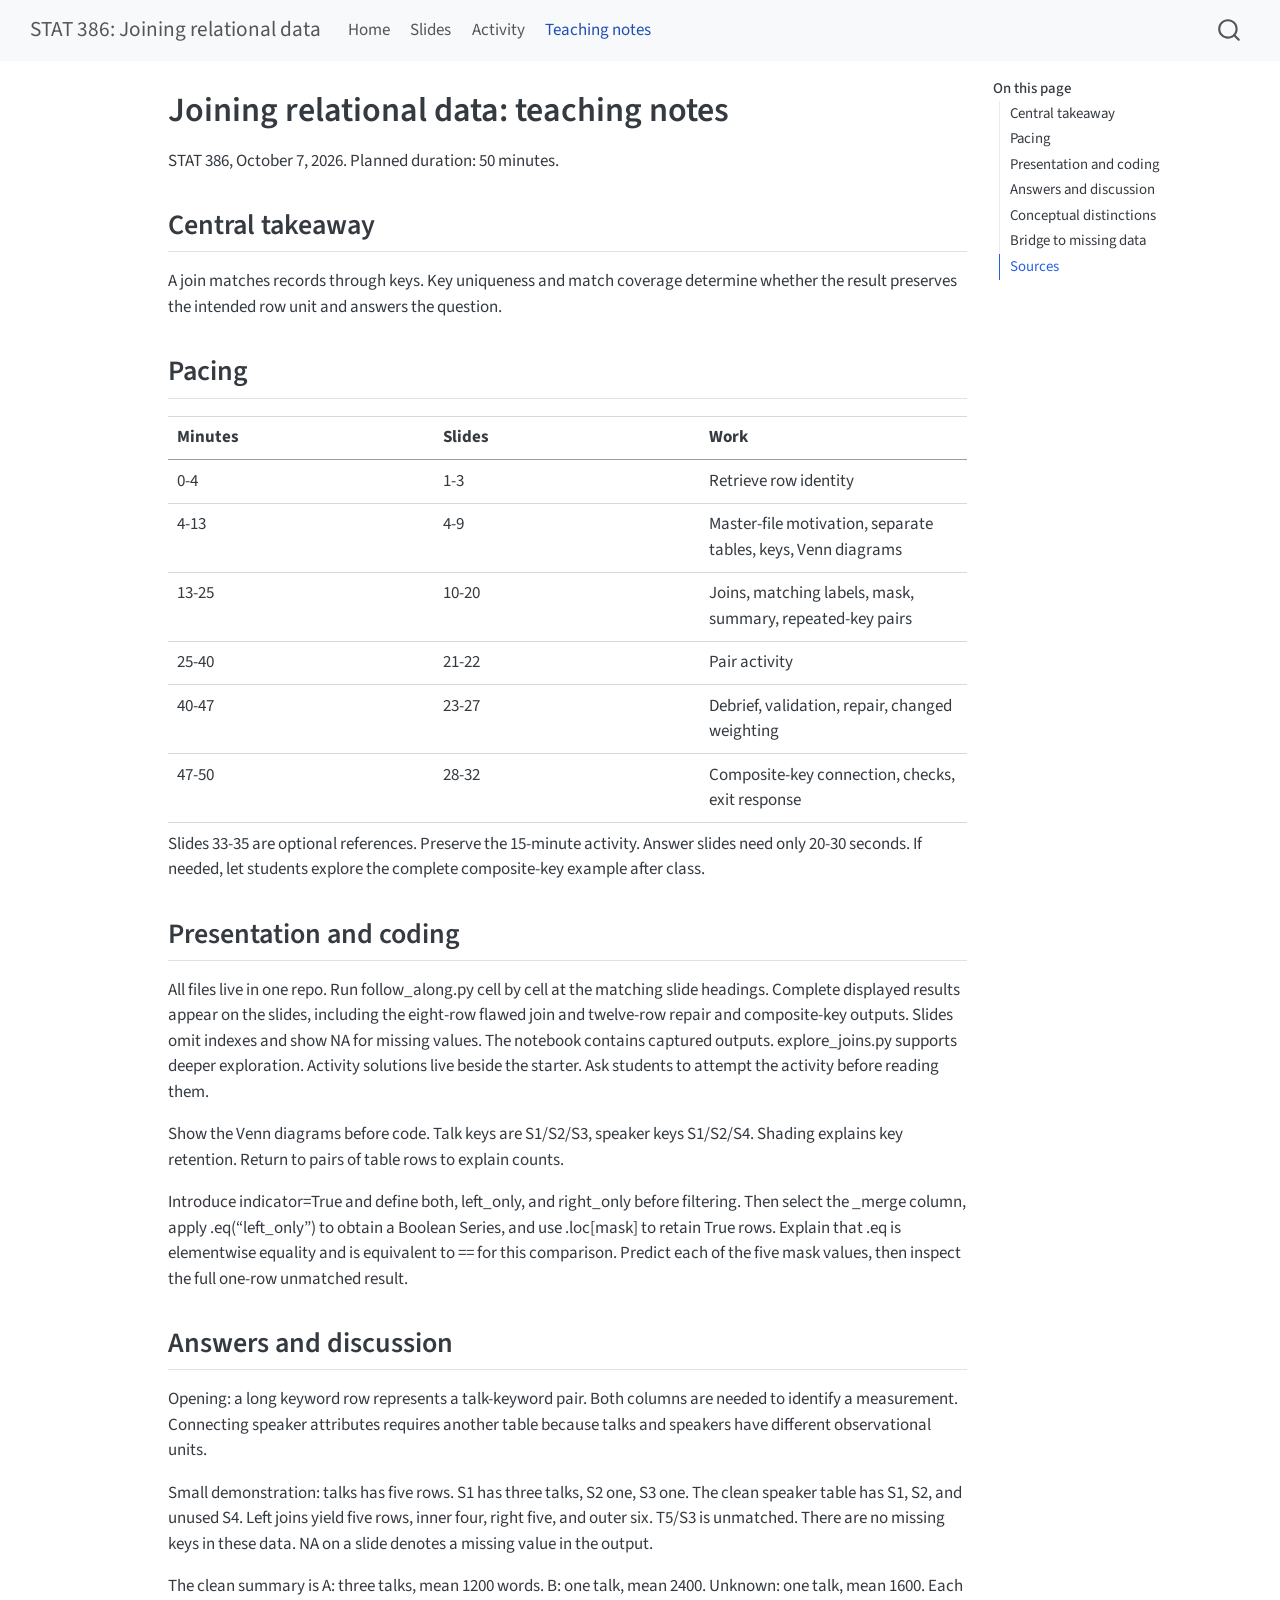
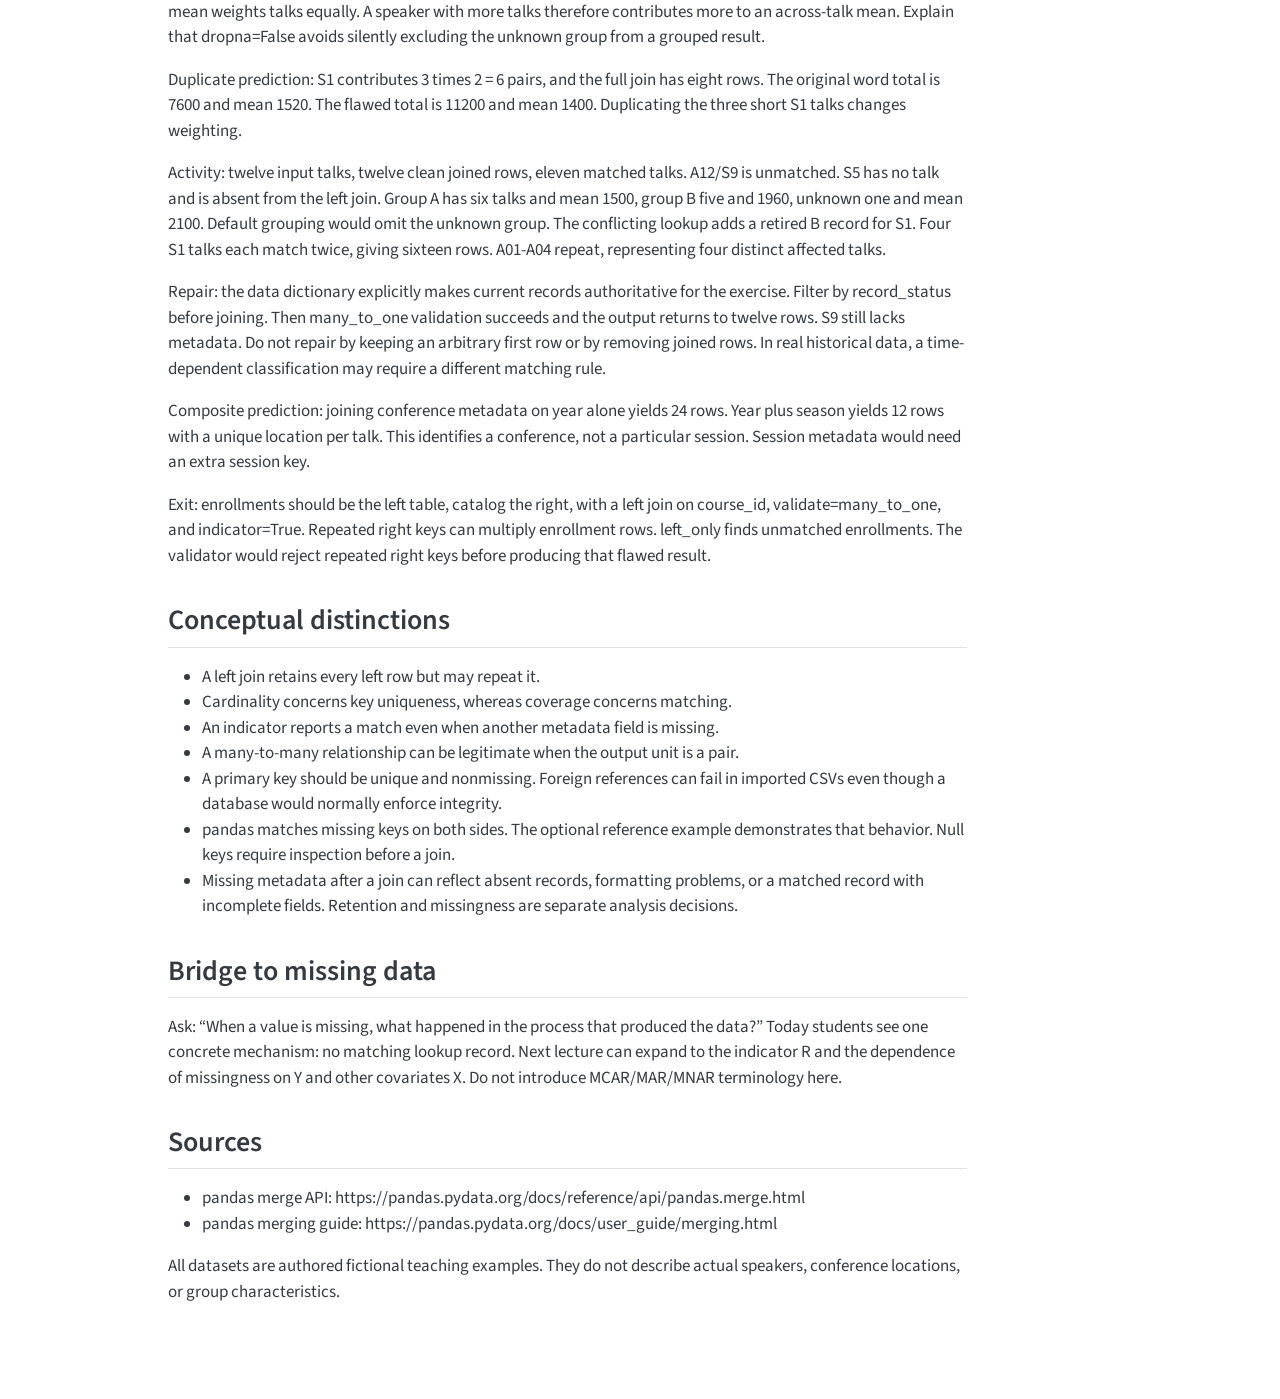
<file: docs/teaching-notes.html>
<!DOCTYPE html>
<html xmlns="http://www.w3.org/1999/xhtml" lang="en" xml:lang="en"><head>

<meta charset="utf-8">
<meta name="generator" content="quarto-1.8.26">

<meta name="viewport" content="width=device-width, initial-scale=1.0, user-scalable=yes">


<title>Joining relational data: teaching notes – STAT 386: Joining relational data</title>
<style>
code{white-space: pre-wrap;}
span.smallcaps{font-variant: small-caps;}
div.columns{display: flex; gap: min(4vw, 1.5em);}
div.column{flex: auto; overflow-x: auto;}
div.hanging-indent{margin-left: 1.5em; text-indent: -1.5em;}
ul.task-list{list-style: none;}
ul.task-list li input[type="checkbox"] {
  width: 0.8em;
  margin: 0 0.8em 0.2em -1em; /* quarto-specific, see https://github.com/quarto-dev/quarto-cli/issues/4556 */ 
  vertical-align: middle;
}
</style>


<script src="site_libs/quarto-nav/quarto-nav.js"></script>
<script src="site_libs/quarto-nav/headroom.min.js"></script>
<script src="site_libs/clipboard/clipboard.min.js"></script>
<script src="site_libs/quarto-search/autocomplete.umd.js"></script>
<script src="site_libs/quarto-search/fuse.min.js"></script>
<script src="site_libs/quarto-search/quarto-search.js"></script>
<meta name="quarto:offset" content="./">
<script src="site_libs/quarto-html/quarto.js" type="module"></script>
<script src="site_libs/quarto-html/tabsets/tabsets.js" type="module"></script>
<script src="site_libs/quarto-html/axe/axe-check.js" type="module"></script>
<script src="site_libs/quarto-html/popper.min.js"></script>
<script src="site_libs/quarto-html/tippy.umd.min.js"></script>
<script src="site_libs/quarto-html/anchor.min.js"></script>
<link href="site_libs/quarto-html/tippy.css" rel="stylesheet">
<link href="site_libs/quarto-html/quarto-syntax-highlighting-587c61ba64f3a5504c4d52d930310e48.css" rel="stylesheet" id="quarto-text-highlighting-styles">
<script src="site_libs/bootstrap/bootstrap.min.js"></script>
<link href="site_libs/bootstrap/bootstrap-icons.css" rel="stylesheet">
<link href="site_libs/bootstrap/bootstrap-e31584831b205ffbb2d98406f31c2a5b.min.css" rel="stylesheet" append-hash="true" id="quarto-bootstrap" data-mode="light">
<script id="quarto-search-options" type="application/json">{
  "location": "navbar",
  "copy-button": false,
  "collapse-after": 3,
  "panel-placement": "end",
  "type": "overlay",
  "limit": 50,
  "keyboard-shortcut": [
    "f",
    "/",
    "s"
  ],
  "show-item-context": false,
  "language": {
    "search-no-results-text": "No results",
    "search-matching-documents-text": "matching documents",
    "search-copy-link-title": "Copy link to search",
    "search-hide-matches-text": "Hide additional matches",
    "search-more-match-text": "more match in this document",
    "search-more-matches-text": "more matches in this document",
    "search-clear-button-title": "Clear",
    "search-text-placeholder": "",
    "search-detached-cancel-button-title": "Cancel",
    "search-submit-button-title": "Submit",
    "search-label": "Search"
  }
}</script>


</head>

<body class="nav-fixed quarto-light">

<div id="quarto-search-results"></div>
  <header id="quarto-header" class="headroom fixed-top">
    <nav class="navbar navbar-expand-lg " data-bs-theme="dark">
      <div class="navbar-container container-fluid">
      <div class="navbar-brand-container mx-auto">
    <a class="navbar-brand" href="./index.html">
    <span class="navbar-title">STAT 386: Joining relational data</span>
    </a>
  </div>
            <div id="quarto-search" class="" title="Search"></div>
          <button class="navbar-toggler" type="button" data-bs-toggle="collapse" data-bs-target="#navbarCollapse" aria-controls="navbarCollapse" role="menu" aria-expanded="false" aria-label="Toggle navigation" onclick="if (window.quartoToggleHeadroom) { window.quartoToggleHeadroom(); }">
  <span class="navbar-toggler-icon"></span>
</button>
          <div class="collapse navbar-collapse" id="navbarCollapse">
            <ul class="navbar-nav navbar-nav-scroll me-auto">
  <li class="nav-item">
    <a class="nav-link" href="./index.html"> 
<span class="menu-text">Home</span></a>
  </li>  
  <li class="nav-item">
    <a class="nav-link" href="./slides.html"> 
<span class="menu-text">Slides</span></a>
  </li>  
  <li class="nav-item">
    <a class="nav-link" href="./activity.html"> 
<span class="menu-text">Activity</span></a>
  </li>  
  <li class="nav-item">
    <a class="nav-link active" href="./teaching-notes.html" aria-current="page"> 
<span class="menu-text">Teaching notes</span></a>
  </li>  
</ul>
          </div> <!-- /navcollapse -->
            <div class="quarto-navbar-tools">
</div>
      </div> <!-- /container-fluid -->
    </nav>
</header>
<!-- content -->
<div id="quarto-content" class="quarto-container page-columns page-rows-contents page-layout-article page-navbar">
<!-- sidebar -->
<!-- margin-sidebar -->
    <div id="quarto-margin-sidebar" class="sidebar margin-sidebar">
        <nav id="TOC" role="doc-toc" class="toc-active">
    <h2 id="toc-title">On this page</h2>
   
  <ul>
  <li><a href="#central-takeaway" id="toc-central-takeaway" class="nav-link active" data-scroll-target="#central-takeaway">Central takeaway</a></li>
  <li><a href="#pacing" id="toc-pacing" class="nav-link" data-scroll-target="#pacing">Pacing</a></li>
  <li><a href="#presentation-and-coding" id="toc-presentation-and-coding" class="nav-link" data-scroll-target="#presentation-and-coding">Presentation and coding</a></li>
  <li><a href="#answers-and-discussion" id="toc-answers-and-discussion" class="nav-link" data-scroll-target="#answers-and-discussion">Answers and discussion</a></li>
  <li><a href="#conceptual-distinctions" id="toc-conceptual-distinctions" class="nav-link" data-scroll-target="#conceptual-distinctions">Conceptual distinctions</a></li>
  <li><a href="#bridge-to-missing-data" id="toc-bridge-to-missing-data" class="nav-link" data-scroll-target="#bridge-to-missing-data">Bridge to missing data</a></li>
  <li><a href="#sources" id="toc-sources" class="nav-link" data-scroll-target="#sources">Sources</a></li>
  </ul>
</nav>
    </div>
<!-- main -->
<main class="content" id="quarto-document-content">

<header id="title-block-header" class="quarto-title-block default">
<div class="quarto-title">
<h1 class="title">Joining relational data: teaching notes</h1>
</div>



<div class="quarto-title-meta">

    
  
    
  </div>
  


</header>


<p>STAT 386, October 7, 2026. Planned duration: 50 minutes.</p>
<section id="central-takeaway" class="level2">
<h2 class="anchored" data-anchor-id="central-takeaway">Central takeaway</h2>
<p>A join matches records through keys. Key uniqueness and match coverage determine whether the result preserves the intended row unit and answers the question.</p>
</section>
<section id="pacing" class="level2">
<h2 class="anchored" data-anchor-id="pacing">Pacing</h2>
<table class="caption-top table">
<colgroup>
<col style="width: 33%">
<col style="width: 33%">
<col style="width: 33%">
</colgroup>
<thead>
<tr class="header">
<th>Minutes</th>
<th>Slides</th>
<th>Work</th>
</tr>
</thead>
<tbody>
<tr class="odd">
<td>0-4</td>
<td>1-3</td>
<td>Retrieve row identity</td>
</tr>
<tr class="even">
<td>4-13</td>
<td>4-9</td>
<td>Master-file motivation, separate tables, keys, Venn diagrams</td>
</tr>
<tr class="odd">
<td>13-25</td>
<td>10-20</td>
<td>Joins, matching labels, mask, summary, repeated-key pairs</td>
</tr>
<tr class="even">
<td>25-40</td>
<td>21-22</td>
<td>Pair activity</td>
</tr>
<tr class="odd">
<td>40-47</td>
<td>23-27</td>
<td>Debrief, validation, repair, changed weighting</td>
</tr>
<tr class="even">
<td>47-50</td>
<td>28-32</td>
<td>Composite-key connection, checks, exit response</td>
</tr>
</tbody>
</table>
<p>Slides 33-35 are optional references. Preserve the 15-minute activity. Answer slides need only 20-30 seconds. If needed, let students explore the complete composite-key example after class.</p>
</section>
<section id="presentation-and-coding" class="level2">
<h2 class="anchored" data-anchor-id="presentation-and-coding">Presentation and coding</h2>
<p>All files live in one repo. Run follow_along.py cell by cell at the matching slide headings. Complete displayed results appear on the slides, including the eight-row flawed join and twelve-row repair and composite-key outputs. Slides omit indexes and show NA for missing values. The notebook contains captured outputs. explore_joins.py supports deeper exploration. Activity solutions live beside the starter. Ask students to attempt the activity before reading them.</p>
<p>Show the Venn diagrams before code. Talk keys are S1/S2/S3, speaker keys S1/S2/S4. Shading explains key retention. Return to pairs of table rows to explain counts.</p>
<p>Introduce indicator=True and define both, left_only, and right_only before filtering. Then select the _merge column, apply .eq(“left_only”) to obtain a Boolean Series, and use .loc[mask] to retain True rows. Explain that .eq is elementwise equality and is equivalent to == for this comparison. Predict each of the five mask values, then inspect the full one-row unmatched result.</p>
</section>
<section id="answers-and-discussion" class="level2">
<h2 class="anchored" data-anchor-id="answers-and-discussion">Answers and discussion</h2>
<p>Opening: a long keyword row represents a talk-keyword pair. Both columns are needed to identify a measurement. Connecting speaker attributes requires another table because talks and speakers have different observational units.</p>
<p>Small demonstration: talks has five rows. S1 has three talks, S2 one, S3 one. The clean speaker table has S1, S2, and unused S4. Left joins yield five rows, inner four, right five, and outer six. T5/S3 is unmatched. There are no missing keys in these data. NA on a slide denotes a missing value in the output.</p>
<p>The clean summary is A: three talks, mean 1200 words. B: one talk, mean 2400. Unknown: one talk, mean 1600. Each mean weights talks equally. A speaker with more talks therefore contributes more to an across-talk mean. Explain that dropna=False avoids silently excluding the unknown group from a grouped result.</p>
<p>Duplicate prediction: S1 contributes 3 times 2 = 6 pairs, and the full join has eight rows. The original word total is 7600 and mean 1520. The flawed total is 11200 and mean 1400. Duplicating the three short S1 talks changes weighting.</p>
<p>Activity: twelve input talks, twelve clean joined rows, eleven matched talks. A12/S9 is unmatched. S5 has no talk and is absent from the left join. Group A has six talks and mean 1500, group B five and 1960, unknown one and mean 2100. Default grouping would omit the unknown group. The conflicting lookup adds a retired B record for S1. Four S1 talks each match twice, giving sixteen rows. A01-A04 repeat, representing four distinct affected talks.</p>
<p>Repair: the data dictionary explicitly makes current records authoritative for the exercise. Filter by record_status before joining. Then many_to_one validation succeeds and the output returns to twelve rows. S9 still lacks metadata. Do not repair by keeping an arbitrary first row or by removing joined rows. In real historical data, a time-dependent classification may require a different matching rule.</p>
<p>Composite prediction: joining conference metadata on year alone yields 24 rows. Year plus season yields 12 rows with a unique location per talk. This identifies a conference, not a particular session. Session metadata would need an extra session key.</p>
<p>Exit: enrollments should be the left table, catalog the right, with a left join on course_id, validate=many_to_one, and indicator=True. Repeated right keys can multiply enrollment rows. left_only finds unmatched enrollments. The validator would reject repeated right keys before producing that flawed result.</p>
</section>
<section id="conceptual-distinctions" class="level2">
<h2 class="anchored" data-anchor-id="conceptual-distinctions">Conceptual distinctions</h2>
<ul>
<li>A left join retains every left row but may repeat it.</li>
<li>Cardinality concerns key uniqueness, whereas coverage concerns matching.</li>
<li>An indicator reports a match even when another metadata field is missing.</li>
<li>A many-to-many relationship can be legitimate when the output unit is a pair.</li>
<li>A primary key should be unique and nonmissing. Foreign references can fail in imported CSVs even though a database would normally enforce integrity.</li>
<li>pandas matches missing keys on both sides. The optional reference example demonstrates that behavior. Null keys require inspection before a join.</li>
<li>Missing metadata after a join can reflect absent records, formatting problems, or a matched record with incomplete fields. Retention and missingness are separate analysis decisions.</li>
</ul>
</section>
<section id="bridge-to-missing-data" class="level2">
<h2 class="anchored" data-anchor-id="bridge-to-missing-data">Bridge to missing data</h2>
<p>Ask: “When a value is missing, what happened in the process that produced the data?” Today students see one concrete mechanism: no matching lookup record. Next lecture can expand to the indicator R and the dependence of missingness on Y and other covariates X. Do not introduce MCAR/MAR/MNAR terminology here.</p>
</section>
<section id="sources" class="level2">
<h2 class="anchored" data-anchor-id="sources">Sources</h2>
<ul>
<li>pandas merge API: https://pandas.pydata.org/docs/reference/api/pandas.merge.html</li>
<li>pandas merging guide: https://pandas.pydata.org/docs/user_guide/merging.html</li>
</ul>
<p>All datasets are authored fictional teaching examples. They do not describe actual speakers, conference locations, or group characteristics.</p>


</section>

</main> <!-- /main -->
<script id="quarto-html-after-body" type="application/javascript">
  window.document.addEventListener("DOMContentLoaded", function (event) {
    const icon = "";
    const anchorJS = new window.AnchorJS();
    anchorJS.options = {
      placement: 'right',
      icon: icon
    };
    anchorJS.add('.anchored');
    const isCodeAnnotation = (el) => {
      for (const clz of el.classList) {
        if (clz.startsWith('code-annotation-')) {                     
          return true;
        }
      }
      return false;
    }
    const onCopySuccess = function(e) {
      // button target
      const button = e.trigger;
      // don't keep focus
      button.blur();
      // flash "checked"
      button.classList.add('code-copy-button-checked');
      var currentTitle = button.getAttribute("title");
      button.setAttribute("title", "Copied!");
      let tooltip;
      if (window.bootstrap) {
        button.setAttribute("data-bs-toggle", "tooltip");
        button.setAttribute("data-bs-placement", "left");
        button.setAttribute("data-bs-title", "Copied!");
        tooltip = new bootstrap.Tooltip(button, 
          { trigger: "manual", 
            customClass: "code-copy-button-tooltip",
            offset: [0, -8]});
        tooltip.show();    
      }
      setTimeout(function() {
        if (tooltip) {
          tooltip.hide();
          button.removeAttribute("data-bs-title");
          button.removeAttribute("data-bs-toggle");
          button.removeAttribute("data-bs-placement");
        }
        button.setAttribute("title", currentTitle);
        button.classList.remove('code-copy-button-checked');
      }, 1000);
      // clear code selection
      e.clearSelection();
    }
    const getTextToCopy = function(trigger) {
      const outerScaffold = trigger.parentElement.cloneNode(true);
      const codeEl = outerScaffold.querySelector('code');
      for (const childEl of codeEl.children) {
        if (isCodeAnnotation(childEl)) {
          childEl.remove();
        }
      }
      return codeEl.innerText;
    }
    const clipboard = new window.ClipboardJS('.code-copy-button:not([data-in-quarto-modal])', {
      text: getTextToCopy
    });
    clipboard.on('success', onCopySuccess);
    if (window.document.getElementById('quarto-embedded-source-code-modal')) {
      const clipboardModal = new window.ClipboardJS('.code-copy-button[data-in-quarto-modal]', {
        text: getTextToCopy,
        container: window.document.getElementById('quarto-embedded-source-code-modal')
      });
      clipboardModal.on('success', onCopySuccess);
    }
      var localhostRegex = new RegExp(/^(?:http|https):\/\/localhost\:?[0-9]*\//);
      var mailtoRegex = new RegExp(/^mailto:/);
        var filterRegex = new RegExp('/' + window.location.host + '/');
      var isInternal = (href) => {
          return filterRegex.test(href) || localhostRegex.test(href) || mailtoRegex.test(href);
      }
      // Inspect non-navigation links and adorn them if external
     var links = window.document.querySelectorAll('a[href]:not(.nav-link):not(.navbar-brand):not(.toc-action):not(.sidebar-link):not(.sidebar-item-toggle):not(.pagination-link):not(.no-external):not([aria-hidden]):not(.dropdown-item):not(.quarto-navigation-tool):not(.about-link)');
      for (var i=0; i<links.length; i++) {
        const link = links[i];
        if (!isInternal(link.href)) {
          // undo the damage that might have been done by quarto-nav.js in the case of
          // links that we want to consider external
          if (link.dataset.originalHref !== undefined) {
            link.href = link.dataset.originalHref;
          }
        }
      }
    function tippyHover(el, contentFn, onTriggerFn, onUntriggerFn) {
      const config = {
        allowHTML: true,
        maxWidth: 500,
        delay: 100,
        arrow: false,
        appendTo: function(el) {
            return el.parentElement;
        },
        interactive: true,
        interactiveBorder: 10,
        theme: 'quarto',
        placement: 'bottom-start',
      };
      if (contentFn) {
        config.content = contentFn;
      }
      if (onTriggerFn) {
        config.onTrigger = onTriggerFn;
      }
      if (onUntriggerFn) {
        config.onUntrigger = onUntriggerFn;
      }
      window.tippy(el, config); 
    }
    const noterefs = window.document.querySelectorAll('a[role="doc-noteref"]');
    for (var i=0; i<noterefs.length; i++) {
      const ref = noterefs[i];
      tippyHover(ref, function() {
        // use id or data attribute instead here
        let href = ref.getAttribute('data-footnote-href') || ref.getAttribute('href');
        try { href = new URL(href).hash; } catch {}
        const id = href.replace(/^#\/?/, "");
        const note = window.document.getElementById(id);
        if (note) {
          return note.innerHTML;
        } else {
          return "";
        }
      });
    }
    const xrefs = window.document.querySelectorAll('a.quarto-xref');
    const processXRef = (id, note) => {
      // Strip column container classes
      const stripColumnClz = (el) => {
        el.classList.remove("page-full", "page-columns");
        if (el.children) {
          for (const child of el.children) {
            stripColumnClz(child);
          }
        }
      }
      stripColumnClz(note)
      if (id === null || id.startsWith('sec-')) {
        // Special case sections, only their first couple elements
        const container = document.createElement("div");
        if (note.children && note.children.length > 2) {
          container.appendChild(note.children[0].cloneNode(true));
          for (let i = 1; i < note.children.length; i++) {
            const child = note.children[i];
            if (child.tagName === "P" && child.innerText === "") {
              continue;
            } else {
              container.appendChild(child.cloneNode(true));
              break;
            }
          }
          if (window.Quarto?.typesetMath) {
            window.Quarto.typesetMath(container);
          }
          return container.innerHTML
        } else {
          if (window.Quarto?.typesetMath) {
            window.Quarto.typesetMath(note);
          }
          return note.innerHTML;
        }
      } else {
        // Remove any anchor links if they are present
        const anchorLink = note.querySelector('a.anchorjs-link');
        if (anchorLink) {
          anchorLink.remove();
        }
        if (window.Quarto?.typesetMath) {
          window.Quarto.typesetMath(note);
        }
        if (note.classList.contains("callout")) {
          return note.outerHTML;
        } else {
          return note.innerHTML;
        }
      }
    }
    for (var i=0; i<xrefs.length; i++) {
      const xref = xrefs[i];
      tippyHover(xref, undefined, function(instance) {
        instance.disable();
        let url = xref.getAttribute('href');
        let hash = undefined; 
        if (url.startsWith('#')) {
          hash = url;
        } else {
          try { hash = new URL(url).hash; } catch {}
        }
        if (hash) {
          const id = hash.replace(/^#\/?/, "");
          const note = window.document.getElementById(id);
          if (note !== null) {
            try {
              const html = processXRef(id, note.cloneNode(true));
              instance.setContent(html);
            } finally {
              instance.enable();
              instance.show();
            }
          } else {
            // See if we can fetch this
            fetch(url.split('#')[0])
            .then(res => res.text())
            .then(html => {
              const parser = new DOMParser();
              const htmlDoc = parser.parseFromString(html, "text/html");
              const note = htmlDoc.getElementById(id);
              if (note !== null) {
                const html = processXRef(id, note);
                instance.setContent(html);
              } 
            }).finally(() => {
              instance.enable();
              instance.show();
            });
          }
        } else {
          // See if we can fetch a full url (with no hash to target)
          // This is a special case and we should probably do some content thinning / targeting
          fetch(url)
          .then(res => res.text())
          .then(html => {
            const parser = new DOMParser();
            const htmlDoc = parser.parseFromString(html, "text/html");
            const note = htmlDoc.querySelector('main.content');
            if (note !== null) {
              // This should only happen for chapter cross references
              // (since there is no id in the URL)
              // remove the first header
              if (note.children.length > 0 && note.children[0].tagName === "HEADER") {
                note.children[0].remove();
              }
              const html = processXRef(null, note);
              instance.setContent(html);
            } 
          }).finally(() => {
            instance.enable();
            instance.show();
          });
        }
      }, function(instance) {
      });
    }
        let selectedAnnoteEl;
        const selectorForAnnotation = ( cell, annotation) => {
          let cellAttr = 'data-code-cell="' + cell + '"';
          let lineAttr = 'data-code-annotation="' +  annotation + '"';
          const selector = 'span[' + cellAttr + '][' + lineAttr + ']';
          return selector;
        }
        const selectCodeLines = (annoteEl) => {
          const doc = window.document;
          const targetCell = annoteEl.getAttribute("data-target-cell");
          const targetAnnotation = annoteEl.getAttribute("data-target-annotation");
          const annoteSpan = window.document.querySelector(selectorForAnnotation(targetCell, targetAnnotation));
          const lines = annoteSpan.getAttribute("data-code-lines").split(",");
          const lineIds = lines.map((line) => {
            return targetCell + "-" + line;
          })
          let top = null;
          let height = null;
          let parent = null;
          if (lineIds.length > 0) {
              //compute the position of the single el (top and bottom and make a div)
              const el = window.document.getElementById(lineIds[0]);
              top = el.offsetTop;
              height = el.offsetHeight;
              parent = el.parentElement.parentElement;
            if (lineIds.length > 1) {
              const lastEl = window.document.getElementById(lineIds[lineIds.length - 1]);
              const bottom = lastEl.offsetTop + lastEl.offsetHeight;
              height = bottom - top;
            }
            if (top !== null && height !== null && parent !== null) {
              // cook up a div (if necessary) and position it 
              let div = window.document.getElementById("code-annotation-line-highlight");
              if (div === null) {
                div = window.document.createElement("div");
                div.setAttribute("id", "code-annotation-line-highlight");
                div.style.position = 'absolute';
                parent.appendChild(div);
              }
              div.style.top = top - 2 + "px";
              div.style.height = height + 4 + "px";
              div.style.left = 0;
              let gutterDiv = window.document.getElementById("code-annotation-line-highlight-gutter");
              if (gutterDiv === null) {
                gutterDiv = window.document.createElement("div");
                gutterDiv.setAttribute("id", "code-annotation-line-highlight-gutter");
                gutterDiv.style.position = 'absolute';
                const codeCell = window.document.getElementById(targetCell);
                const gutter = codeCell.querySelector('.code-annotation-gutter');
                gutter.appendChild(gutterDiv);
              }
              gutterDiv.style.top = top - 2 + "px";
              gutterDiv.style.height = height + 4 + "px";
            }
            selectedAnnoteEl = annoteEl;
          }
        };
        const unselectCodeLines = () => {
          const elementsIds = ["code-annotation-line-highlight", "code-annotation-line-highlight-gutter"];
          elementsIds.forEach((elId) => {
            const div = window.document.getElementById(elId);
            if (div) {
              div.remove();
            }
          });
          selectedAnnoteEl = undefined;
        };
          // Handle positioning of the toggle
      window.addEventListener(
        "resize",
        throttle(() => {
          elRect = undefined;
          if (selectedAnnoteEl) {
            selectCodeLines(selectedAnnoteEl);
          }
        }, 10)
      );
      function throttle(fn, ms) {
      let throttle = false;
      let timer;
        return (...args) => {
          if(!throttle) { // first call gets through
              fn.apply(this, args);
              throttle = true;
          } else { // all the others get throttled
              if(timer) clearTimeout(timer); // cancel #2
              timer = setTimeout(() => {
                fn.apply(this, args);
                timer = throttle = false;
              }, ms);
          }
        };
      }
        // Attach click handler to the DT
        const annoteDls = window.document.querySelectorAll('dt[data-target-cell]');
        for (const annoteDlNode of annoteDls) {
          annoteDlNode.addEventListener('click', (event) => {
            const clickedEl = event.target;
            if (clickedEl !== selectedAnnoteEl) {
              unselectCodeLines();
              const activeEl = window.document.querySelector('dt[data-target-cell].code-annotation-active');
              if (activeEl) {
                activeEl.classList.remove('code-annotation-active');
              }
              selectCodeLines(clickedEl);
              clickedEl.classList.add('code-annotation-active');
            } else {
              // Unselect the line
              unselectCodeLines();
              clickedEl.classList.remove('code-annotation-active');
            }
          });
        }
    const findCites = (el) => {
      const parentEl = el.parentElement;
      if (parentEl) {
        const cites = parentEl.dataset.cites;
        if (cites) {
          return {
            el,
            cites: cites.split(' ')
          };
        } else {
          return findCites(el.parentElement)
        }
      } else {
        return undefined;
      }
    };
    var bibliorefs = window.document.querySelectorAll('a[role="doc-biblioref"]');
    for (var i=0; i<bibliorefs.length; i++) {
      const ref = bibliorefs[i];
      const citeInfo = findCites(ref);
      if (citeInfo) {
        tippyHover(citeInfo.el, function() {
          var popup = window.document.createElement('div');
          citeInfo.cites.forEach(function(cite) {
            var citeDiv = window.document.createElement('div');
            citeDiv.classList.add('hanging-indent');
            citeDiv.classList.add('csl-entry');
            var biblioDiv = window.document.getElementById('ref-' + cite);
            if (biblioDiv) {
              citeDiv.innerHTML = biblioDiv.innerHTML;
            }
            popup.appendChild(citeDiv);
          });
          return popup.innerHTML;
        });
      }
    }
  });
  </script>
</div> <!-- /content -->




</body></html>
</file>
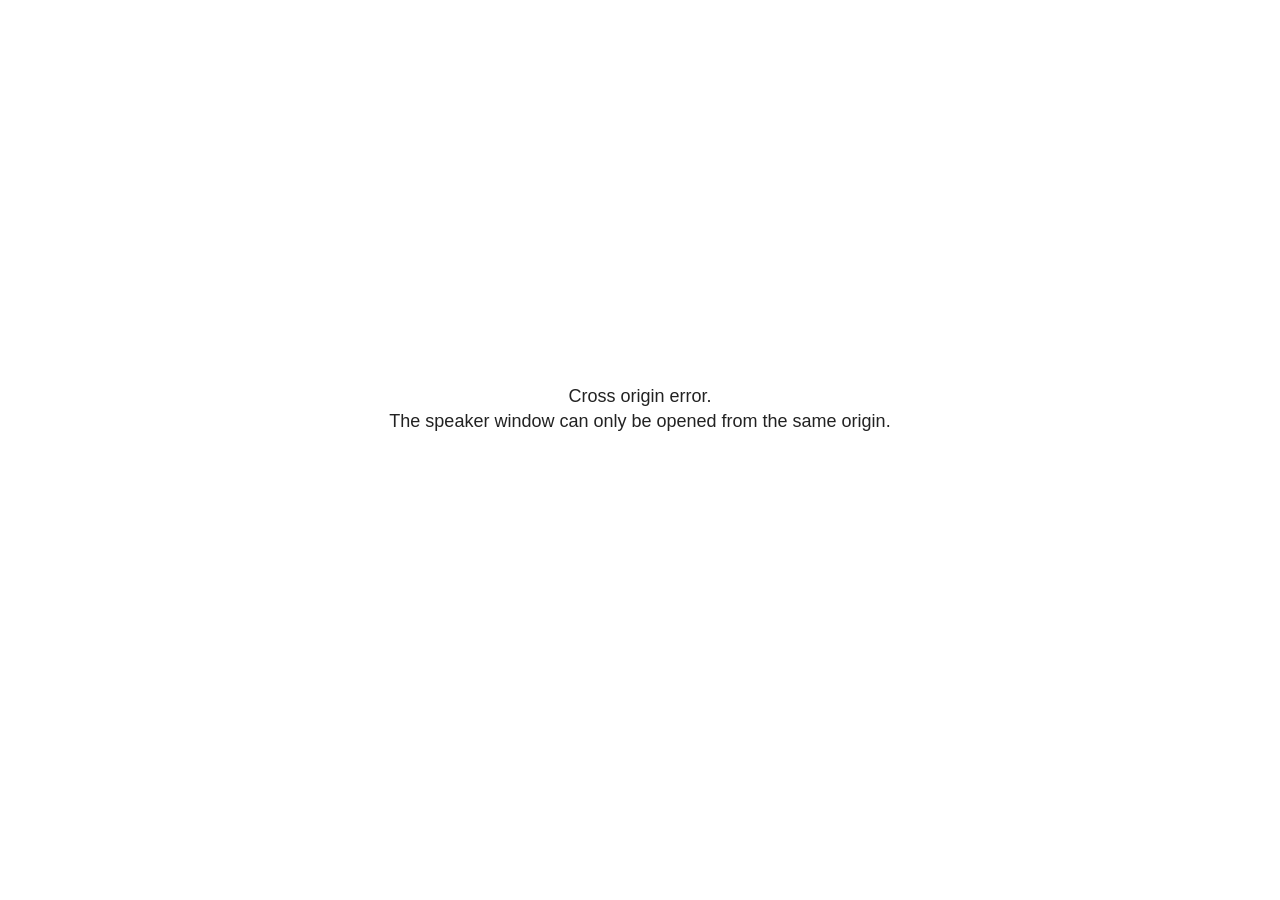
<file: docs/site_libs/revealjs/plugin/notes/speaker-view.html>
<!--
	NOTE: You need to build the notes plugin after making changes to this file.
-->
<html lang="en">
	<head>
		<meta charset="utf-8">

		<title>reveal.js - Speaker View</title>

		<style>
			body {
				font-family: Helvetica;
				font-size: 18px;
			}

			#current-slide,
			#upcoming-slide,
			#speaker-controls {
				padding: 6px;
				box-sizing: border-box;
				-moz-box-sizing: border-box;
			}

			#current-slide iframe,
			#upcoming-slide iframe {
				width: 100%;
				height: 100%;
				border: 1px solid #ddd;
			}

			#current-slide .label,
			#upcoming-slide .label {
				position: absolute;
				top: 10px;
				left: 10px;
				z-index: 2;
			}

			#connection-status {
				position: absolute;
				top: 0;
				left: 0;
				width: 100%;
				height: 100%;
				z-index: 20;
				padding: 30% 20% 20% 20%;
				font-size: 18px;
				color: #222;
				background: #fff;
				text-align: center;
				box-sizing: border-box;
				line-height: 1.4;
			}

			.overlay-element {
				height: 34px;
				line-height: 34px;
				padding: 0 10px;
				text-shadow: none;
				background: rgba( 220, 220, 220, 0.8 );
				color: #222;
				font-size: 14px;
			}

			.overlay-element.interactive:hover {
				background: rgba( 220, 220, 220, 1 );
			}

			#current-slide {
				position: absolute;
				width: 60%;
				height: 100%;
				top: 0;
				left: 0;
				padding-right: 0;
			}

			#upcoming-slide {
				position: absolute;
				width: 40%;
				height: 40%;
				right: 0;
				top: 0;
			}

			/* Speaker controls */
			#speaker-controls {
				position: absolute;
				top: 40%;
				right: 0;
				width: 40%;
				height: 60%;
				overflow: auto;
				font-size: 18px;
			}

				.speaker-controls-time.hidden,
				.speaker-controls-notes.hidden {
					display: none;
				}

				.speaker-controls-time .label,
				.speaker-controls-pace .label,
				.speaker-controls-notes .label {
					text-transform: uppercase;
					font-weight: normal;
					font-size: 0.66em;
					color: #666;
					margin: 0;
				}

				.speaker-controls-time, .speaker-controls-pace {
					border-bottom: 1px solid rgba( 200, 200, 200, 0.5 );
					margin-bottom: 10px;
					padding: 10px 16px;
					padding-bottom: 20px;
					cursor: pointer;
				}

				.speaker-controls-time .reset-button {
					opacity: 0;
					float: right;
					color: #666;
					text-decoration: none;
				}
				.speaker-controls-time:hover .reset-button {
					opacity: 1;
				}

				.speaker-controls-time .timer,
				.speaker-controls-time .clock {
					width: 50%;
				}

				.speaker-controls-time .timer,
				.speaker-controls-time .clock,
				.speaker-controls-time .pacing .hours-value,
				.speaker-controls-time .pacing .minutes-value,
				.speaker-controls-time .pacing .seconds-value {
					font-size: 1.9em;
				}

				.speaker-controls-time .timer {
					float: left;
				}

				.speaker-controls-time .clock {
					float: right;
					text-align: right;
				}

				.speaker-controls-time span.mute {
					opacity: 0.3;
				}

				.speaker-controls-time .pacing-title {
					margin-top: 5px;
				}

				.speaker-controls-time .pacing.ahead {
					color: blue;
				}

				.speaker-controls-time .pacing.on-track {
					color: green;
				}

				.speaker-controls-time .pacing.behind {
					color: red;
				}

				.speaker-controls-notes {
					padding: 10px 16px;
				}

				.speaker-controls-notes .value {
					margin-top: 5px;
					line-height: 1.4;
					font-size: 1.2em;
				}

			/* Layout selector */
			#speaker-layout {
				position: absolute;
				top: 10px;
				right: 10px;
				color: #222;
				z-index: 10;
			}
				#speaker-layout select {
					position: absolute;
					width: 100%;
					height: 100%;
					top: 0;
					left: 0;
					border: 0;
					box-shadow: 0;
					cursor: pointer;
					opacity: 0;

					font-size: 1em;
					background-color: transparent;

					-moz-appearance: none;
					-webkit-appearance: none;
					-webkit-tap-highlight-color: rgba(0, 0, 0, 0);
				}

				#speaker-layout select:focus {
					outline: none;
					box-shadow: none;
				}

			.clear {
				clear: both;
			}

			/* Speaker layout: Wide */
			body[data-speaker-layout="wide"] #current-slide,
			body[data-speaker-layout="wide"] #upcoming-slide {
				width: 50%;
				height: 45%;
				padding: 6px;
			}

			body[data-speaker-layout="wide"] #current-slide {
				top: 0;
				left: 0;
			}

			body[data-speaker-layout="wide"] #upcoming-slide {
				top: 0;
				left: 50%;
			}

			body[data-speaker-layout="wide"] #speaker-controls {
				top: 45%;
				left: 0;
				width: 100%;
				height: 50%;
				font-size: 1.25em;
			}

			/* Speaker layout: Tall */
			body[data-speaker-layout="tall"] #current-slide,
			body[data-speaker-layout="tall"] #upcoming-slide {
				width: 45%;
				height: 50%;
				padding: 6px;
			}

			body[data-speaker-layout="tall"] #current-slide {
				top: 0;
				left: 0;
			}

			body[data-speaker-layout="tall"] #upcoming-slide {
				top: 50%;
				left: 0;
			}

			body[data-speaker-layout="tall"] #speaker-controls {
				padding-top: 40px;
				top: 0;
				left: 45%;
				width: 55%;
				height: 100%;
				font-size: 1.25em;
			}

			/* Speaker layout: Notes only */
			body[data-speaker-layout="notes-only"] #current-slide,
			body[data-speaker-layout="notes-only"] #upcoming-slide {
				display: none;
			}

			body[data-speaker-layout="notes-only"] #speaker-controls {
				padding-top: 40px;
				top: 0;
				left: 0;
				width: 100%;
				height: 100%;
				font-size: 1.25em;
			}

			@media screen and (max-width: 1080px) {
				body[data-speaker-layout="default"] #speaker-controls {
					font-size: 16px;
				}
			}

			@media screen and (max-width: 900px) {
				body[data-speaker-layout="default"] #speaker-controls {
					font-size: 14px;
				}
			}

			@media screen and (max-width: 800px) {
				body[data-speaker-layout="default"] #speaker-controls {
					font-size: 12px;
				}
			}

		</style>
	</head>

	<body>

		<div id="connection-status">Loading speaker view...</div>

		<div id="current-slide"></div>
		<div id="upcoming-slide"><span class="overlay-element label">Upcoming</span></div>
		<div id="speaker-controls">
			<div class="speaker-controls-time">
				<h4 class="label">Time <span class="reset-button">Click to Reset</span></h4>
				<div class="clock">
					<span class="clock-value">0:00 AM</span>
				</div>
				<div class="timer">
					<span class="hours-value">00</span><span class="minutes-value">:00</span><span class="seconds-value">:00</span>
				</div>
				<div class="clear"></div>

				<h4 class="label pacing-title" style="display: none">Pacing – Time to finish current slide</h4>
				<div class="pacing" style="display: none">
					<span class="hours-value">00</span><span class="minutes-value">:00</span><span class="seconds-value">:00</span>
				</div>
			</div>

			<div class="speaker-controls-notes hidden">
				<h4 class="label">Notes</h4>
				<div class="value"></div>
			</div>
		</div>
		<div id="speaker-layout" class="overlay-element interactive">
			<span class="speaker-layout-label"></span>
			<select class="speaker-layout-dropdown"></select>
		</div>

		<script>

			(function() {

				var notes,
					notesValue,
					currentState,
					currentSlide,
					upcomingSlide,
					layoutLabel,
					layoutDropdown,
					pendingCalls = {},
					lastRevealApiCallId = 0,
					connected = false

				var connectionStatus = document.querySelector( '#connection-status' );

				var SPEAKER_LAYOUTS = {
					'default': 'Default',
					'wide': 'Wide',
					'tall': 'Tall',
					'notes-only': 'Notes only'
				};

				setupLayout();

				let openerOrigin;

				try {
					openerOrigin = window.opener.location.origin;
				}
				catch ( error ) { console.warn( error ) }

				// In order to prevent XSS, the speaker view will only run if its
				// opener has the same origin as itself
				if( window.location.origin !== openerOrigin ) {
					connectionStatus.innerHTML = 'Cross origin error.<br>The speaker window can only be opened from the same origin.';
					return;
				}

				var connectionTimeout = setTimeout( function() {
					connectionStatus.innerHTML = 'Error connecting to main window.<br>Please try closing and reopening the speaker view.';
				}, 5000 );

				window.addEventListener( 'message', function( event ) {

					// Validate the origin of all messages to avoid parsing messages
					// that aren't meant for us. Ignore when running off file:// so
					// that the speaker view continues to work without a web server.
					if( window.location.origin !== event.origin && window.location.origin !== 'file://' ) {
						return
					}

					clearTimeout( connectionTimeout );
					connectionStatus.style.display = 'none';

					var data = JSON.parse( event.data );

					// The overview mode is only useful to the reveal.js instance
					// where navigation occurs so we don't sync it
					if( data.state ) delete data.state.overview;

					// Messages sent by the notes plugin inside of the main window
					if( data && data.namespace === 'reveal-notes' ) {
						if( data.type === 'connect' ) {
							handleConnectMessage( data );
						}
						else if( data.type === 'state' ) {
							handleStateMessage( data );
						}
						else if( data.type === 'return' ) {
							pendingCalls[data.callId](data.result);
							delete pendingCalls[data.callId];
						}
					}
					// Messages sent by the reveal.js inside of the current slide preview
					else if( data && data.namespace === 'reveal' ) {
						if( /ready/.test( data.eventName ) ) {
							// Send a message back to notify that the handshake is complete
							window.opener.postMessage( JSON.stringify({ namespace: 'reveal-notes', type: 'connected'} ), '*' );
						}
						else if( /slidechanged|fragmentshown|fragmenthidden|paused|resumed/.test( data.eventName ) && currentState !== JSON.stringify( data.state ) ) {

							dispatchStateToMainWindow( data.state );

						}
					}

				} );

				/**
				 * Updates the presentation in the main window to match the state
				 * of the presentation in the notes window.
				 */
				const dispatchStateToMainWindow = debounce(( state ) => {
					window.opener.postMessage( JSON.stringify({ method: 'setState', args: [ state ]} ), '*' );
				}, 500);

				/**
				 * Asynchronously calls the Reveal.js API of the main frame.
				 */
				function callRevealApi( methodName, methodArguments, callback ) {

					var callId = ++lastRevealApiCallId;
					pendingCalls[callId] = callback;
					window.opener.postMessage( JSON.stringify( {
						namespace: 'reveal-notes',
						type: 'call',
						callId: callId,
						methodName: methodName,
						arguments: methodArguments
					} ), '*' );

				}

				/**
				 * Called when the main window is trying to establish a
				 * connection.
				 */
				function handleConnectMessage( data ) {

					if( connected === false ) {
						connected = true;

						setupIframes( data );
						setupKeyboard();
						setupNotes();
						setupTimer();
						setupHeartbeat();
					}

				}

				/**
				 * Called when the main window sends an updated state.
				 */
				function handleStateMessage( data ) {

					// Store the most recently set state to avoid circular loops
					// applying the same state
					currentState = JSON.stringify( data.state );

					// No need for updating the notes in case of fragment changes
					if ( data.notes ) {
						notes.classList.remove( 'hidden' );
						notesValue.style.whiteSpace = data.whitespace;
						if( data.markdown ) {
							notesValue.innerHTML = marked( data.notes );
						}
						else {
							notesValue.innerHTML = data.notes;
						}
					}
					else {
						notes.classList.add( 'hidden' );
					}

					// Update the note slides
					currentSlide.contentWindow.postMessage( JSON.stringify({ method: 'setState', args: [ data.state ] }), '*' );
					upcomingSlide.contentWindow.postMessage( JSON.stringify({ method: 'setState', args: [ data.state ] }), '*' );
					upcomingSlide.contentWindow.postMessage( JSON.stringify({ method: 'next' }), '*' );

				}

				// Limit to max one state update per X ms
				handleStateMessage = debounce( handleStateMessage, 200 );

				/**
				 * Forward keyboard events to the current slide window.
				 * This enables keyboard events to work even if focus
				 * isn't set on the current slide iframe.
				 *
				 * Block F5 default handling, it reloads and disconnects
				 * the speaker notes window.
				 */
				function setupKeyboard() {

					document.addEventListener( 'keydown', function( event ) {
						if( event.keyCode === 116 || ( event.metaKey && event.keyCode === 82 ) ) {
							event.preventDefault();
							return false;
						}
						currentSlide.contentWindow.postMessage( JSON.stringify({ method: 'triggerKey', args: [ event.keyCode ] }), '*' );
					} );

				}

				/**
				 * Creates the preview iframes.
				 */
				function setupIframes( data ) {

					var params = [
						'receiver',
						'progress=false',
						'history=false',
						'transition=none',
						'autoSlide=0',
						'backgroundTransition=none'
					].join( '&' );

					var urlSeparator = /\?/.test(data.url) ? '&' : '?';
					var hash = '#/' + data.state.indexh + '/' + data.state.indexv;
					var currentURL = data.url + urlSeparator + params + '&scrollActivationWidth=false&postMessageEvents=true' + hash;
					var upcomingURL = data.url + urlSeparator + params + '&scrollActivationWidth=false&controls=false' + hash;

					currentSlide = document.createElement( 'iframe' );
					currentSlide.setAttribute( 'width', 1280 );
					currentSlide.setAttribute( 'height', 1024 );
					currentSlide.setAttribute( 'src', currentURL );
					document.querySelector( '#current-slide' ).appendChild( currentSlide );

					upcomingSlide = document.createElement( 'iframe' );
					upcomingSlide.setAttribute( 'width', 640 );
					upcomingSlide.setAttribute( 'height', 512 );
					upcomingSlide.setAttribute( 'src', upcomingURL );
					document.querySelector( '#upcoming-slide' ).appendChild( upcomingSlide );

				}

				/**
				 * Setup the notes UI.
				 */
				function setupNotes() {

					notes = document.querySelector( '.speaker-controls-notes' );
					notesValue = document.querySelector( '.speaker-controls-notes .value' );

				}

				/**
				 * We send out a heartbeat at all times to ensure we can
				 * reconnect with the main presentation window after reloads.
				 */
				function setupHeartbeat() {

					setInterval( () => {
						window.opener.postMessage( JSON.stringify({ namespace: 'reveal-notes', type: 'heartbeat'} ), '*' );
					}, 1000 );

				}

				function getTimings( callback ) {

					callRevealApi( 'getSlidesAttributes', [], function ( slideAttributes ) {
						callRevealApi( 'getConfig', [], function ( config ) {
							var totalTime = config.totalTime;
							var minTimePerSlide = config.minimumTimePerSlide || 0;
							var defaultTiming = config.defaultTiming;
							if ((defaultTiming == null) && (totalTime == null)) {
								callback(null);
								return;
							}
							// Setting totalTime overrides defaultTiming
							if (totalTime) {
								defaultTiming = 0;
							}
							var timings = [];
							for ( var i in slideAttributes ) {
								var slide = slideAttributes[ i ];
								var timing = defaultTiming;
								if( slide.hasOwnProperty( 'data-timing' )) {
									var t = slide[ 'data-timing' ];
									timing = parseInt(t);
									if( isNaN(timing) ) {
										console.warn("Could not parse timing '" + t + "' of slide " + i + "; using default of " + defaultTiming);
										timing = defaultTiming;
									}
								}
								timings.push(timing);
							}
							if ( totalTime ) {
								// After we've allocated time to individual slides, we summarize it and
								// subtract it from the total time
								var remainingTime = totalTime - timings.reduce( function(a, b) { return a + b; }, 0 );
								// The remaining time is divided by the number of slides that have 0 seconds
								// allocated at the moment, giving the average time-per-slide on the remaining slides
								var remainingSlides = (timings.filter( function(x) { return x == 0 }) ).length
								var timePerSlide = Math.round( remainingTime / remainingSlides, 0 )
								// And now we replace every zero-value timing with that average
								timings = timings.map( function(x) { return (x==0 ? timePerSlide : x) } );
							}
							var slidesUnderMinimum = timings.filter( function(x) { return (x < minTimePerSlide) } ).length
							if ( slidesUnderMinimum ) {
								message = "The pacing time for " + slidesUnderMinimum + " slide(s) is under the configured minimum of " + minTimePerSlide + " seconds. Check the data-timing attribute on individual slides, or consider increasing the totalTime or minimumTimePerSlide configuration options (or removing some slides).";
								alert(message);
							}
							callback( timings );
						} );
					} );

				}

				/**
				 * Return the number of seconds allocated for presenting
				 * all slides up to and including this one.
				 */
				function getTimeAllocated( timings, callback ) {

					callRevealApi( 'getSlidePastCount', [], function ( currentSlide ) {
						var allocated = 0;
						for (var i in timings.slice(0, currentSlide + 1)) {
							allocated += timings[i];
						}
						callback( allocated );
					} );

				}

				/**
				 * Create the timer and clock and start updating them
				 * at an interval.
				 */
				function setupTimer() {

					var start = new Date(),
					timeEl = document.querySelector( '.speaker-controls-time' ),
					clockEl = timeEl.querySelector( '.clock-value' ),
					hoursEl = timeEl.querySelector( '.hours-value' ),
					minutesEl = timeEl.querySelector( '.minutes-value' ),
					secondsEl = timeEl.querySelector( '.seconds-value' ),
					pacingTitleEl = timeEl.querySelector( '.pacing-title' ),
					pacingEl = timeEl.querySelector( '.pacing' ),
					pacingHoursEl = pacingEl.querySelector( '.hours-value' ),
					pacingMinutesEl = pacingEl.querySelector( '.minutes-value' ),
					pacingSecondsEl = pacingEl.querySelector( '.seconds-value' );

					var timings = null;
					getTimings( function ( _timings ) {

						timings = _timings;
						if (_timings !== null) {
							pacingTitleEl.style.removeProperty('display');
							pacingEl.style.removeProperty('display');
						}

						// Update once directly
						_updateTimer();

						// Then update every second
						setInterval( _updateTimer, 1000 );

					} );


					function _resetTimer() {

						if (timings == null) {
							start = new Date();
							_updateTimer();
						}
						else {
							// Reset timer to beginning of current slide
							getTimeAllocated( timings, function ( slideEndTimingSeconds ) {
								var slideEndTiming = slideEndTimingSeconds * 1000;
								callRevealApi( 'getSlidePastCount', [], function ( currentSlide ) {
									var currentSlideTiming = timings[currentSlide] * 1000;
									var previousSlidesTiming = slideEndTiming - currentSlideTiming;
									var now = new Date();
									start = new Date(now.getTime() - previousSlidesTiming);
									_updateTimer();
								} );
							} );
						}

					}

					timeEl.addEventListener( 'click', function() {
						_resetTimer();
						return false;
					} );

					function _displayTime( hrEl, minEl, secEl, time) {

						var sign = Math.sign(time) == -1 ? "-" : "";
						time = Math.abs(Math.round(time / 1000));
						var seconds = time % 60;
						var minutes = Math.floor( time / 60 ) % 60 ;
						var hours = Math.floor( time / ( 60 * 60 )) ;
						hrEl.innerHTML = sign + zeroPadInteger( hours );
						if (hours == 0) {
							hrEl.classList.add( 'mute' );
						}
						else {
							hrEl.classList.remove( 'mute' );
						}
						minEl.innerHTML = ':' + zeroPadInteger( minutes );
						if (hours == 0 && minutes == 0) {
							minEl.classList.add( 'mute' );
						}
						else {
							minEl.classList.remove( 'mute' );
						}
						secEl.innerHTML = ':' + zeroPadInteger( seconds );
					}

					function _updateTimer() {

						var diff, hours, minutes, seconds,
						now = new Date();

						diff = now.getTime() - start.getTime();

						clockEl.innerHTML = now.toLocaleTimeString( 'en-US', { hour12: true, hour: '2-digit', minute:'2-digit' } );
						_displayTime( hoursEl, minutesEl, secondsEl, diff );
						if (timings !== null) {
							_updatePacing(diff);
						}

					}

					function _updatePacing(diff) {

						getTimeAllocated( timings, function ( slideEndTimingSeconds ) {
							var slideEndTiming = slideEndTimingSeconds * 1000;

							callRevealApi( 'getSlidePastCount', [], function ( currentSlide ) {
								var currentSlideTiming = timings[currentSlide] * 1000;
								var timeLeftCurrentSlide = slideEndTiming - diff;
								if (timeLeftCurrentSlide < 0) {
									pacingEl.className = 'pacing behind';
								}
								else if (timeLeftCurrentSlide < currentSlideTiming) {
									pacingEl.className = 'pacing on-track';
								}
								else {
									pacingEl.className = 'pacing ahead';
								}
								_displayTime( pacingHoursEl, pacingMinutesEl, pacingSecondsEl, timeLeftCurrentSlide );
							} );
						} );
					}

				}

				/**
				 * Sets up the speaker view layout and layout selector.
				 */
				function setupLayout() {

					layoutDropdown = document.querySelector( '.speaker-layout-dropdown' );
					layoutLabel = document.querySelector( '.speaker-layout-label' );

					// Render the list of available layouts
					for( var id in SPEAKER_LAYOUTS ) {
						var option = document.createElement( 'option' );
						option.setAttribute( 'value', id );
						option.textContent = SPEAKER_LAYOUTS[ id ];
						layoutDropdown.appendChild( option );
					}

					// Monitor the dropdown for changes
					layoutDropdown.addEventListener( 'change', function( event ) {

						setLayout( layoutDropdown.value );

					}, false );

					// Restore any currently persisted layout
					setLayout( getLayout() );

				}

				/**
				 * Sets a new speaker view layout. The layout is persisted
				 * in local storage.
				 */
				function setLayout( value ) {

					var title = SPEAKER_LAYOUTS[ value ];

					layoutLabel.innerHTML = 'Layout' + ( title ? ( ': ' + title ) : '' );
					layoutDropdown.value = value;

					document.body.setAttribute( 'data-speaker-layout', value );

					// Persist locally
					if( supportsLocalStorage() ) {
						window.localStorage.setItem( 'reveal-speaker-layout', value );
					}

				}

				/**
				 * Returns the ID of the most recently set speaker layout
				 * or our default layout if none has been set.
				 */
				function getLayout() {

					if( supportsLocalStorage() ) {
						var layout = window.localStorage.getItem( 'reveal-speaker-layout' );
						if( layout ) {
							return layout;
						}
					}

					// Default to the first record in the layouts hash
					for( var id in SPEAKER_LAYOUTS ) {
						return id;
					}

				}

				function supportsLocalStorage() {

					try {
						localStorage.setItem('test', 'test');
						localStorage.removeItem('test');
						return true;
					}
					catch( e ) {
						return false;
					}

				}

				function zeroPadInteger( num ) {

					var str = '00' + parseInt( num );
					return str.substring( str.length - 2 );

				}

				/**
				 * Limits the frequency at which a function can be called.
				 */
				function debounce( fn, ms ) {

					var lastTime = 0,
						timeout;

					return function() {

						var args = arguments;
						var context = this;

						clearTimeout( timeout );

						var timeSinceLastCall = Date.now() - lastTime;
						if( timeSinceLastCall > ms ) {
							fn.apply( context, args );
							lastTime = Date.now();
						}
						else {
							timeout = setTimeout( function() {
								fn.apply( context, args );
								lastTime = Date.now();
							}, ms - timeSinceLastCall );
						}

					}

				}

			})();

		</script>
	</body>
</html>
</file>
<file: docs/site_libs/quarto-html/tippy.css>
.tippy-box[data-animation=fade][data-state=hidden]{opacity:0}[data-tippy-root]{max-width:calc(100vw - 10px)}.tippy-box{position:relative;background-color:#333;color:#fff;border-radius:4px;font-size:14px;line-height:1.4;white-space:normal;outline:0;transition-property:transform,visibility,opacity}.tippy-box[data-placement^=top]>.tippy-arrow{bottom:0}.tippy-box[data-placement^=top]>.tippy-arrow:before{bottom:-7px;left:0;border-width:8px 8px 0;border-top-color:initial;transform-origin:center top}.tippy-box[data-placement^=bottom]>.tippy-arrow{top:0}.tippy-box[data-placement^=bottom]>.tippy-arrow:before{top:-7px;left:0;border-width:0 8px 8px;border-bottom-color:initial;transform-origin:center bottom}.tippy-box[data-placement^=left]>.tippy-arrow{right:0}.tippy-box[data-placement^=left]>.tippy-arrow:before{border-width:8px 0 8px 8px;border-left-color:initial;right:-7px;transform-origin:center left}.tippy-box[data-placement^=right]>.tippy-arrow{left:0}.tippy-box[data-placement^=right]>.tippy-arrow:before{left:-7px;border-width:8px 8px 8px 0;border-right-color:initial;transform-origin:center right}.tippy-box[data-inertia][data-state=visible]{transition-timing-function:cubic-bezier(.54,1.5,.38,1.11)}.tippy-arrow{width:16px;height:16px;color:#333}.tippy-arrow:before{content:"";position:absolute;border-color:transparent;border-style:solid}.tippy-content{position:relative;padding:5px 9px;z-index:1}
</file>
<file: docs/site_libs/quarto-html/quarto-syntax-highlighting-587c61ba64f3a5504c4d52d930310e48.css>
/* quarto syntax highlight colors */
:root {
  --quarto-hl-ot-color: #003B4F;
  --quarto-hl-at-color: #657422;
  --quarto-hl-ss-color: #20794D;
  --quarto-hl-an-color: #5E5E5E;
  --quarto-hl-fu-color: #4758AB;
  --quarto-hl-st-color: #20794D;
  --quarto-hl-cf-color: #003B4F;
  --quarto-hl-op-color: #5E5E5E;
  --quarto-hl-er-color: #AD0000;
  --quarto-hl-bn-color: #AD0000;
  --quarto-hl-al-color: #AD0000;
  --quarto-hl-va-color: #111111;
  --quarto-hl-bu-color: inherit;
  --quarto-hl-ex-color: inherit;
  --quarto-hl-pp-color: #AD0000;
  --quarto-hl-in-color: #5E5E5E;
  --quarto-hl-vs-color: #20794D;
  --quarto-hl-wa-color: #5E5E5E;
  --quarto-hl-do-color: #5E5E5E;
  --quarto-hl-im-color: #00769E;
  --quarto-hl-ch-color: #20794D;
  --quarto-hl-dt-color: #AD0000;
  --quarto-hl-fl-color: #AD0000;
  --quarto-hl-co-color: #5E5E5E;
  --quarto-hl-cv-color: #5E5E5E;
  --quarto-hl-cn-color: #8f5902;
  --quarto-hl-sc-color: #5E5E5E;
  --quarto-hl-dv-color: #AD0000;
  --quarto-hl-kw-color: #003B4F;
}

/* other quarto variables */
:root {
  --quarto-font-monospace: SFMono-Regular, Menlo, Monaco, Consolas, "Liberation Mono", "Courier New", monospace;
}

/* syntax highlight based on Pandoc's rules */
pre > code.sourceCode > span {
  color: #003B4F;
}

code.sourceCode > span {
  color: #003B4F;
}

div.sourceCode,
div.sourceCode pre.sourceCode {
  color: #003B4F;
}

/* Normal */
code span {
  color: #003B4F;
}

/* Alert */
code span.al {
  color: #AD0000;
  font-style: inherit;
}

/* Annotation */
code span.an {
  color: #5E5E5E;
  font-style: inherit;
}

/* Attribute */
code span.at {
  color: #657422;
  font-style: inherit;
}

/* BaseN */
code span.bn {
  color: #AD0000;
  font-style: inherit;
}

/* BuiltIn */
code span.bu {
  font-style: inherit;
}

/* ControlFlow */
code span.cf {
  color: #003B4F;
  font-weight: bold;
  font-style: inherit;
}

/* Char */
code span.ch {
  color: #20794D;
  font-style: inherit;
}

/* Constant */
code span.cn {
  color: #8f5902;
  font-style: inherit;
}

/* Comment */
code span.co {
  color: #5E5E5E;
  font-style: inherit;
}

/* CommentVar */
code span.cv {
  color: #5E5E5E;
  font-style: italic;
}

/* Documentation */
code span.do {
  color: #5E5E5E;
  font-style: italic;
}

/* DataType */
code span.dt {
  color: #AD0000;
  font-style: inherit;
}

/* DecVal */
code span.dv {
  color: #AD0000;
  font-style: inherit;
}

/* Error */
code span.er {
  color: #AD0000;
  font-style: inherit;
}

/* Extension */
code span.ex {
  font-style: inherit;
}

/* Float */
code span.fl {
  color: #AD0000;
  font-style: inherit;
}

/* Function */
code span.fu {
  color: #4758AB;
  font-style: inherit;
}

/* Import */
code span.im {
  color: #00769E;
  font-style: inherit;
}

/* Information */
code span.in {
  color: #5E5E5E;
  font-style: inherit;
}

/* Keyword */
code span.kw {
  color: #003B4F;
  font-weight: bold;
  font-style: inherit;
}

/* Operator */
code span.op {
  color: #5E5E5E;
  font-style: inherit;
}

/* Other */
code span.ot {
  color: #003B4F;
  font-style: inherit;
}

/* Preprocessor */
code span.pp {
  color: #AD0000;
  font-style: inherit;
}

/* SpecialChar */
code span.sc {
  color: #5E5E5E;
  font-style: inherit;
}

/* SpecialString */
code span.ss {
  color: #20794D;
  font-style: inherit;
}

/* String */
code span.st {
  color: #20794D;
  font-style: inherit;
}

/* Variable */
code span.va {
  color: #111111;
  font-style: inherit;
}

/* VerbatimString */
code span.vs {
  color: #20794D;
  font-style: inherit;
}

/* Warning */
code span.wa {
  color: #5E5E5E;
  font-style: italic;
}

.prevent-inlining {
  content: "</";
}

/*# sourceMappingURL=2dce1cc6c82594539e1579de68416b47.css.map */
</file>
